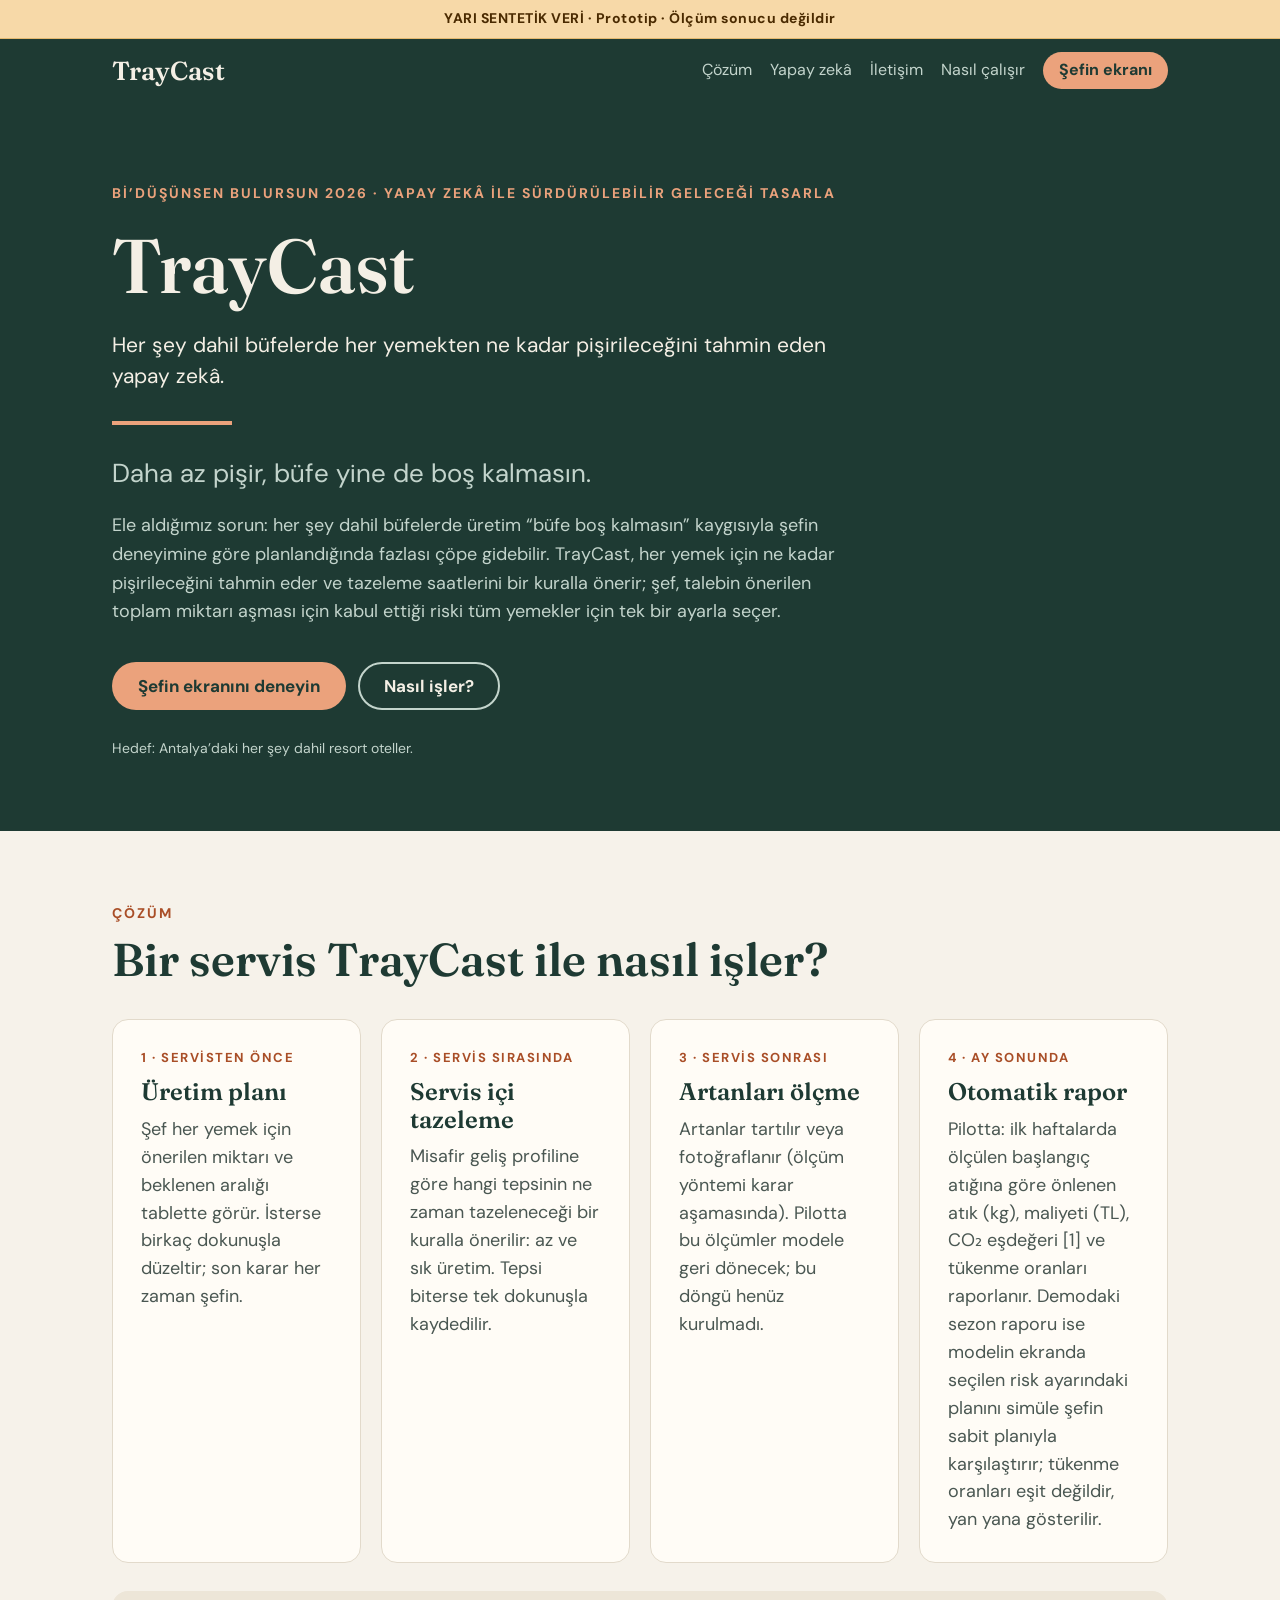
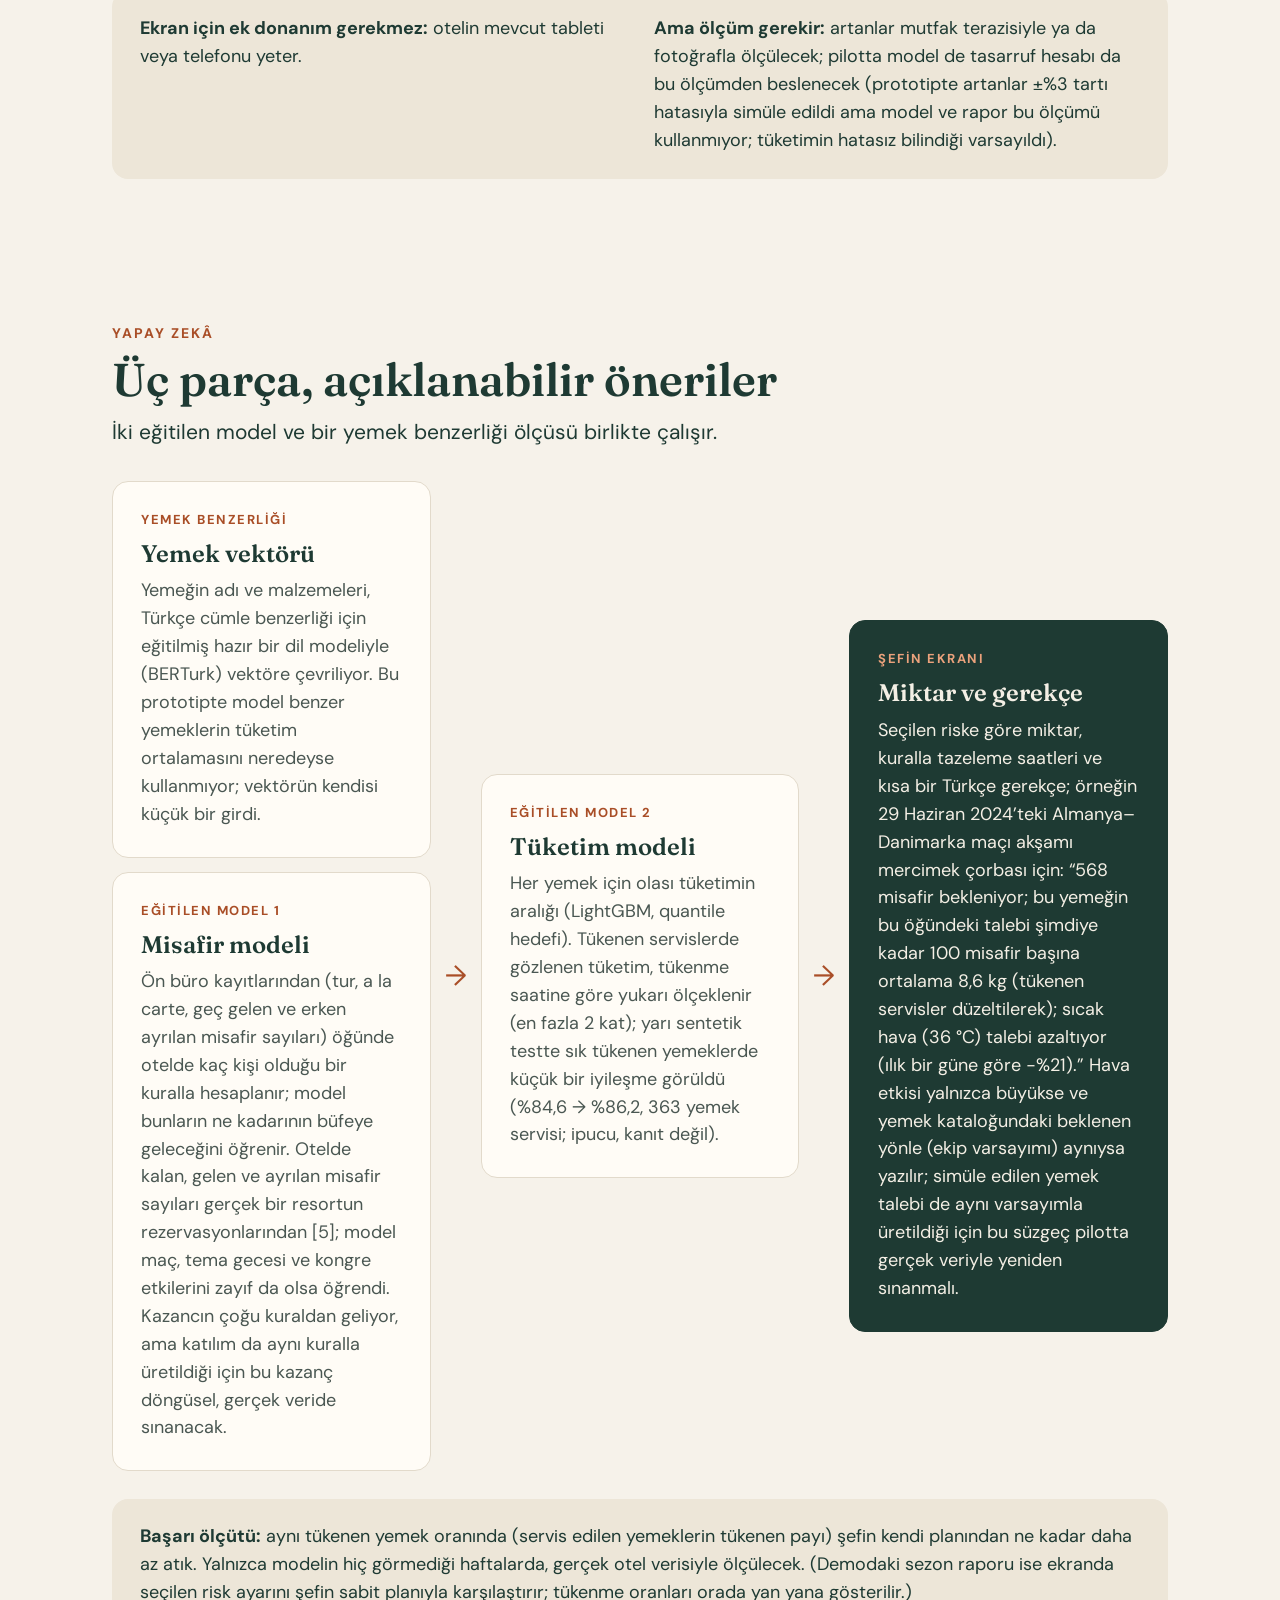
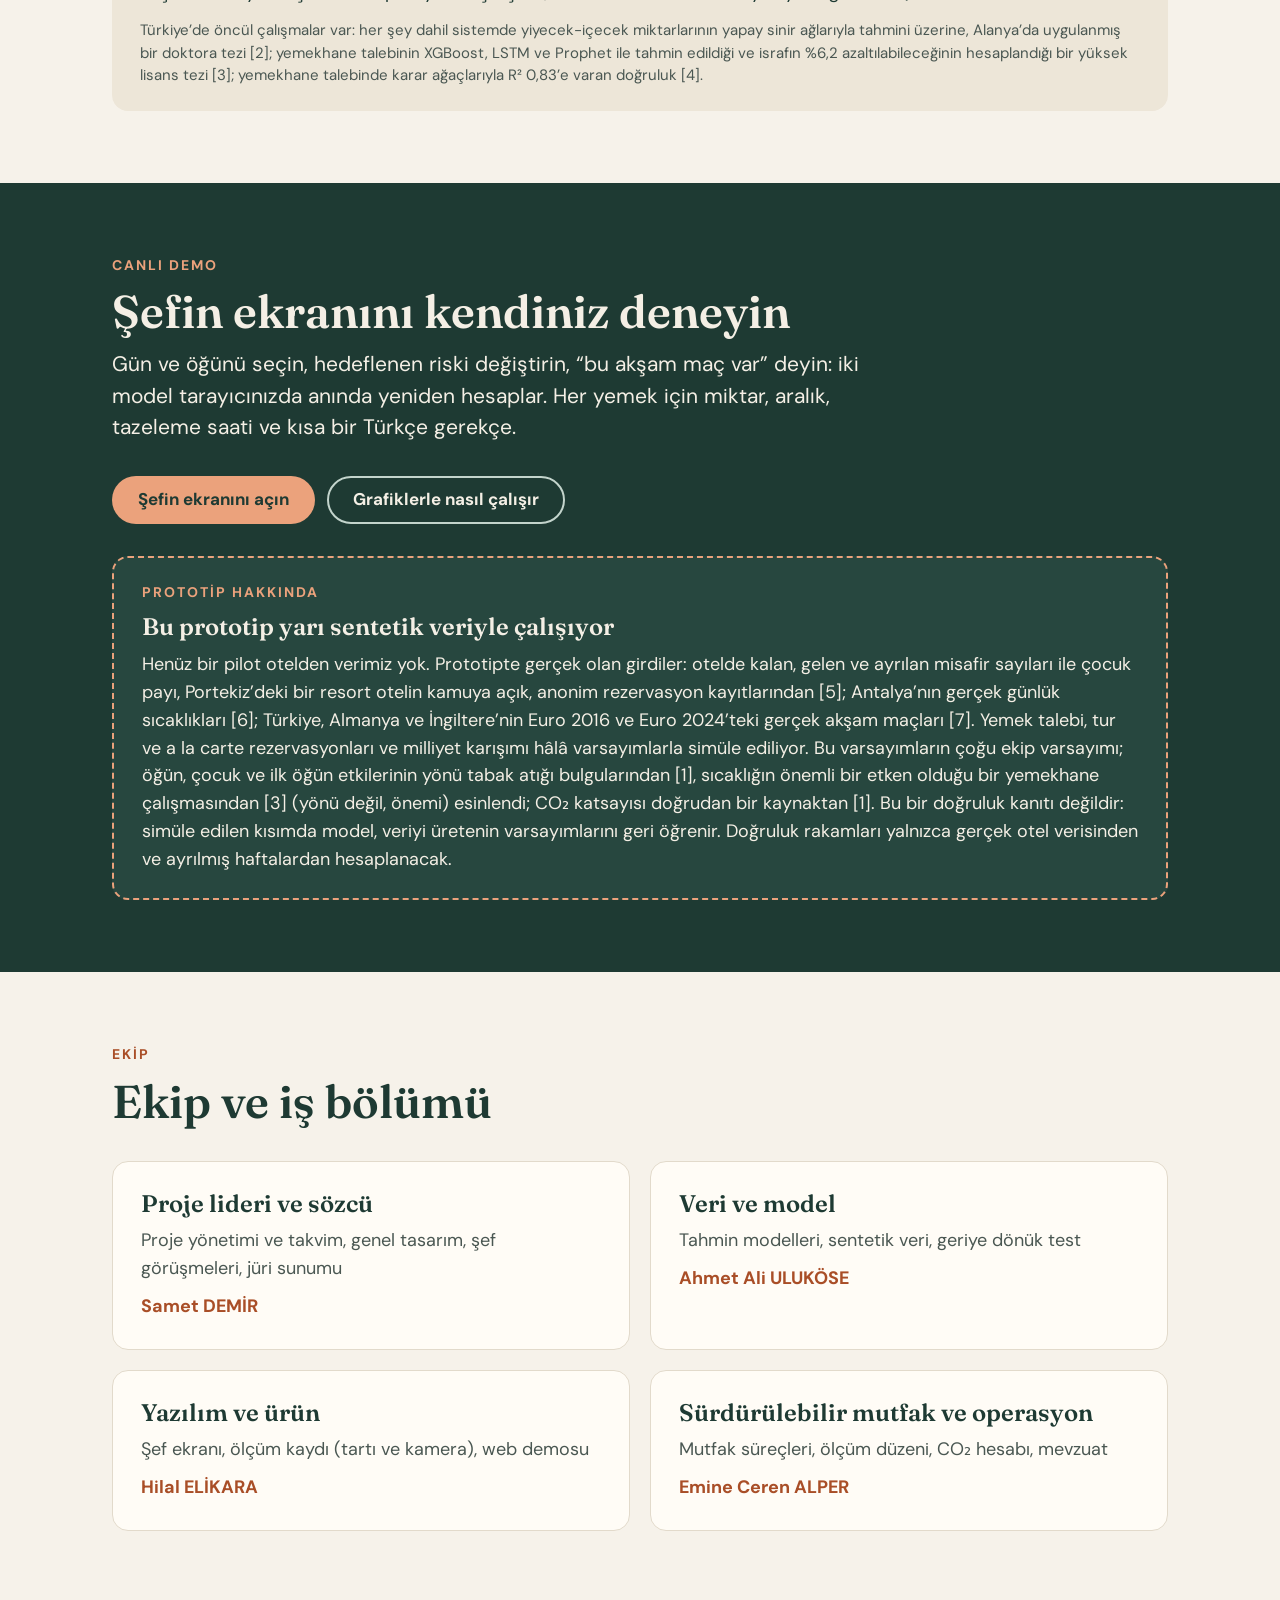
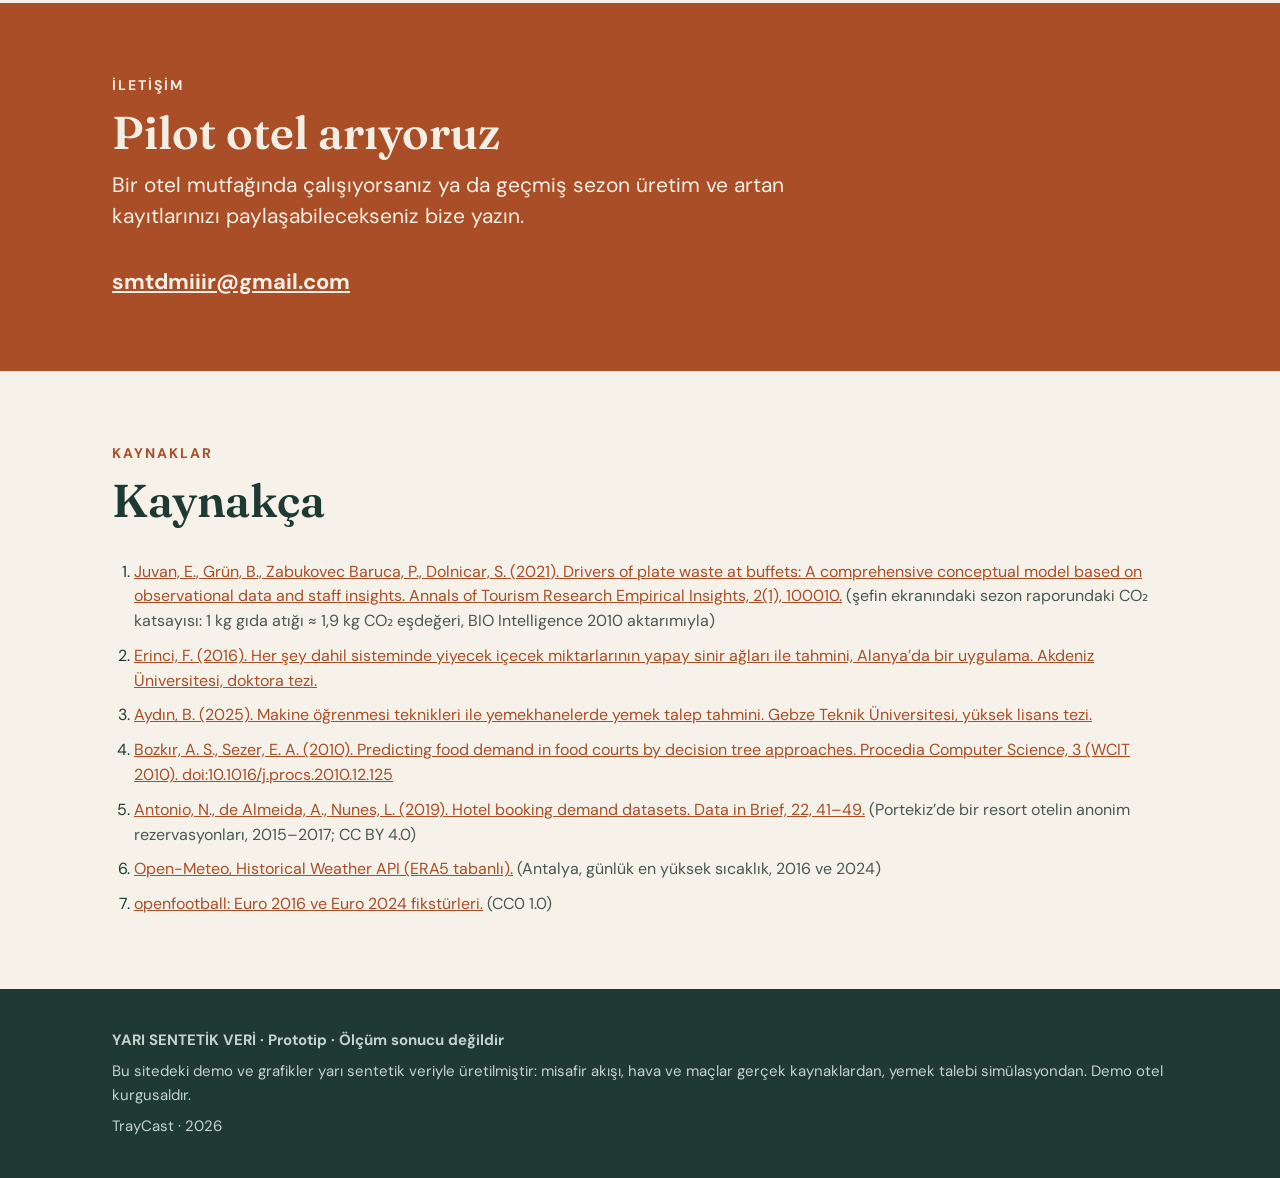
<file: web/index.html>
<!doctype html>
<html lang="tr">
<head>
<meta charset="utf-8">
<meta name="viewport" content="width=device-width, initial-scale=1">
<title>TrayCast</title>
<meta name="description" content="Her şey dahil büfelerde her yemekten ne kadar pişirileceğini tahmin eden yapay zekâ. Prototip; yarı sentetik veri.">
<link rel="preconnect" href="https://fonts.googleapis.com">
<link rel="preconnect" href="https://fonts.gstatic.com" crossorigin>
<link rel="stylesheet" href="https://fonts.googleapis.com/css2?family=DM+Sans:wght@400;500;700&family=Fraunces:wght@500;600&display=swap">
<link rel="stylesheet" href="css/style.css">
<link rel="icon" href="data:image/svg+xml,%3Csvg xmlns='http://www.w3.org/2000/svg' viewBox='0 0 32 32'%3E%3Crect width='32' height='32' rx='8' fill='%231e3a33'/%3E%3Cpath d='M7 20h18M9 20a7 7 0 0 1 14 0' stroke='%23eba27c' stroke-width='2.5' fill='none' stroke-linecap='round'/%3E%3C/svg%3E">
</head>
<body data-page-title="Büfe üretim tahmini">

<div class="synthetic-banner" role="note">YARI SENTETİK VERİ · Prototip · Ölçüm sonucu değildir</div>

<header class="site-header">
  <div class="wrap">
    <a class="brand" href="./" data-product-name>TrayCast</a>
    <nav class="nav" aria-label="Bölümler">
      <a href="#cozum">Çözüm</a>
      <a href="#yapay-zeka">Yapay zekâ</a>
      <a href="#iletisim">İletişim</a>
      <a href="nasil.html">Nasıl çalışır</a>
      <a href="demo.html" class="nav-cta">Şefin ekranı</a>
    </nav>
  </div>
</header>

<main>

<section class="dark hero">
  <div class="wrap">
    <p class="eyebrow">Bİ’DÜŞÜNSEN BULURSUN 2026 · YAPAY ZEKÂ İLE SÜRDÜRÜLEBİLİR GELECEĞİ TASARLA</p>
    <h1 data-product-name>TrayCast</h1>
    <p class="lead">Her şey dahil büfelerde her yemekten ne kadar pişirileceğini tahmin eden yapay zekâ.</p>
    <hr>
    <p class="tagline">Daha az pişir, büfe yine de boş kalmasın.</p>
    <p class="hero-problem">Ele aldığımız sorun: her şey dahil büfelerde üretim “büfe boş kalmasın” kaygısıyla şefin deneyimine göre planlandığında fazlası çöpe gidebilir. <span data-product-name>TrayCast</span>, her yemek için ne kadar pişirileceğini tahmin eder ve tazeleme saatlerini bir kuralla önerir; şef, talebin önerilen toplam miktarı aşması için kabul ettiği riski tüm yemekler için tek bir ayarla seçer.</p>
    <div class="hero-actions">
      <a class="btn btn-primary" href="demo.html">Şefin ekranını deneyin</a>
      <a class="btn btn-ghost" href="#cozum">Nasıl işler?</a>
    </div>
    <p class="note" style="margin-top:28px">Hedef: Antalya’daki her şey dahil resort oteller.</p>
  </div>
</section>

<section id="cozum">
  <div class="wrap">
    <div class="section-head">
      <p class="eyebrow">ÇÖZÜM</p>
      <h2>Bir servis <span data-product-name>TrayCast</span> ile nasıl işler?</h2>
    </div>
    <div class="grid grid-4">
      <div class="card">
        <p class="step">1 · SERVİSTEN ÖNCE</p>
        <h3>Üretim planı</h3>
        <p class="muted">Şef her yemek için önerilen miktarı ve beklenen aralığı tablette görür. İsterse birkaç dokunuşla düzeltir; son karar her zaman şefin.</p>
      </div>
      <div class="card">
        <p class="step">2 · SERVİS SIRASINDA</p>
        <h3>Servis içi tazeleme</h3>
        <p class="muted">Misafir geliş profiline göre hangi tepsinin ne zaman tazeleneceği bir kuralla önerilir: az ve sık üretim. Tepsi biterse tek dokunuşla kaydedilir.</p>
      </div>
      <div class="card">
        <p class="step">3 · SERVİS SONRASI</p>
        <h3>Artanları ölçme</h3>
        <p class="muted">Artanlar tartılır veya fotoğraflanır (ölçüm yöntemi karar aşamasında). Pilotta bu ölçümler modele geri dönecek; bu döngü henüz kurulmadı.</p>
      </div>
      <div class="card">
        <p class="step">4 · AY SONUNDA</p>
        <h3>Otomatik rapor</h3>
        <p class="muted">Pilotta: ilk haftalarda ölçülen başlangıç atığına göre önlenen atık (kg), maliyeti (TL), CO₂ eşdeğeri [1] ve tükenme oranları raporlanır. Demodaki sezon raporu ise modelin ekranda seçilen risk ayarındaki planını simüle şefin sabit planıyla karşılaştırır; tükenme oranları eşit değildir, yan yana gösterilir.</p>
      </div>
    </div>
    <div class="callout two">
      <p><b>Ekran için ek donanım gerekmez:</b> otelin mevcut tableti veya telefonu yeter.</p>
      <p><b>Ama ölçüm gerekir:</b> artanlar mutfak terazisiyle ya da fotoğrafla ölçülecek; pilotta model de tasarruf hesabı da bu ölçümden beslenecek (prototipte artanlar ±%3 tartı hatasıyla simüle edildi ama model ve rapor bu ölçümü kullanmıyor; tüketimin hatasız bilindiği varsayıldı).</p>
    </div>
  </div>
</section>

<section id="yapay-zeka">
  <div class="wrap">
    <div class="section-head">
      <p class="eyebrow">YAPAY ZEKÂ</p>
      <h2>Üç parça, açıklanabilir öneriler</h2>
      <p class="lead">İki eğitilen model ve bir yemek benzerliği ölçüsü birlikte çalışır.</p>
    </div>
    <div class="flow">
      <div class="flow-inputs">
        <div class="card">
          <p class="step">YEMEK BENZERLİĞİ</p>
          <h3>Yemek vektörü</h3>
          <p class="muted">Yemeğin adı ve malzemeleri, Türkçe cümle benzerliği için eğitilmiş hazır bir dil modeliyle (BERTurk) vektöre çevriliyor. Bu prototipte model benzer yemeklerin tüketim ortalamasını neredeyse kullanmıyor; vektörün kendisi küçük bir girdi.</p>
        </div>
        <div class="card">
          <p class="step">EĞİTİLEN MODEL 1</p>
          <h3>Misafir modeli</h3>
          <p class="muted">Ön büro kayıtlarından (tur, a la carte, geç gelen ve erken ayrılan misafir sayıları) öğünde otelde kaç kişi olduğu bir kuralla hesaplanır; model bunların ne kadarının büfeye geleceğini öğrenir. Otelde kalan, gelen ve ayrılan misafir sayıları gerçek bir resortun rezervasyonlarından [5]; model maç, tema gecesi ve kongre etkilerini zayıf da olsa öğrendi. Kazancın çoğu kuraldan geliyor, ama katılım da aynı kuralla üretildiği için bu kazanç döngüsel, gerçek veride sınanacak.</p>
        </div>
      </div>
      <div class="arrow" aria-hidden="true">→</div>
      <div class="card">
        <p class="step">EĞİTİLEN MODEL 2</p>
        <h3>Tüketim modeli</h3>
        <p class="muted">Her yemek için olası tüketimin aralığı (LightGBM, quantile hedefi). Tükenen servislerde gözlenen tüketim, tükenme saatine göre yukarı ölçeklenir (en fazla 2 kat); yarı sentetik testte sık tükenen yemeklerde küçük bir iyileşme görüldü (%84,6 → %86,2, 363 yemek servisi; ipucu, kanıt değil).</p>
      </div>
      <div class="arrow" aria-hidden="true">→</div>
      <div class="card output">
        <p class="step">ŞEFİN EKRANI</p>
        <h3>Miktar ve gerekçe</h3>
        <p>Seçilen riske göre miktar, kuralla tazeleme saatleri ve kısa bir Türkçe gerekçe; örneğin 29 Haziran 2024’teki Almanya–Danimarka maçı akşamı mercimek çorbası için: “568 misafir bekleniyor; bu yemeğin bu öğündeki talebi şimdiye kadar 100 misafir başına ortalama 8,6 kg (tükenen servisler düzeltilerek); sıcak hava (36 °C) talebi azaltıyor (ılık bir güne göre −%21).” Hava etkisi yalnızca büyükse ve yemek kataloğundaki beklenen yönle (ekip varsayımı) aynıysa yazılır; simüle edilen yemek talebi de aynı varsayımla üretildiği için bu süzgeç pilotta gerçek veriyle yeniden sınanmalı.</p>
      </div>
    </div>
    <div class="callout">
      <p><b>Başarı ölçütü:</b> aynı tükenen yemek oranında (servis edilen yemeklerin tükenen payı) şefin kendi planından ne kadar daha az atık. Yalnızca modelin hiç görmediği haftalarda, gerçek otel verisiyle ölçülecek. (Demodaki sezon raporu ise ekranda seçilen risk ayarını şefin sabit planıyla karşılaştırır; tükenme oranları orada yan yana gösterilir.)</p>
      <p class="small muted">Türkiye’de öncül çalışmalar var: her şey dahil sistemde yiyecek-içecek miktarlarının yapay sinir ağlarıyla tahmini üzerine, Alanya’da uygulanmış bir doktora tezi [2]; yemekhane talebinin XGBoost, LSTM ve Prophet ile tahmin edildiği ve israfın %6,2 azaltılabileceğinin hesaplandığı bir yüksek lisans tezi [3]; yemekhane talebinde karar ağaçlarıyla R² 0,83’e varan doğruluk [4].</p>
    </div>
  </div>
</section>

<section class="dark" id="demo">
  <div class="wrap">
    <div class="section-head">
      <p class="eyebrow">CANLI DEMO</p>
      <h2>Şefin ekranını kendiniz deneyin</h2>
      <p class="lead">Gün ve öğünü seçin, hedeflenen riski değiştirin, “bu akşam maç var” deyin: iki model tarayıcınızda anında yeniden hesaplar. Her yemek için miktar, aralık, tazeleme saati ve kısa bir Türkçe gerekçe.</p>
    </div>
    <div class="hero-actions" style="margin-top:0">
      <a class="btn btn-primary" href="demo.html">Şefin ekranını açın</a>
      <a class="btn btn-ghost" href="nasil.html">Grafiklerle nasıl çalışır</a>
    </div>
    <div class="prototype-note" style="background:var(--green-2);border-color:var(--clay-light);margin-top:32px">
      <p class="eyebrow">PROTOTİP HAKKINDA</p>
      <h3>Bu prototip yarı sentetik veriyle çalışıyor</h3>
      <p>Henüz bir pilot otelden verimiz yok. Prototipte gerçek olan girdiler: otelde kalan, gelen ve ayrılan misafir sayıları ile çocuk payı, Portekiz’deki bir resort otelin kamuya açık, anonim rezervasyon kayıtlarından [5]; Antalya’nın gerçek günlük sıcaklıkları [6]; Türkiye, Almanya ve İngiltere’nin Euro 2016 ve Euro 2024’teki gerçek akşam maçları [7]. Yemek talebi, tur ve a la carte rezervasyonları ve milliyet karışımı hâlâ varsayımlarla simüle ediliyor. Bu varsayımların çoğu ekip varsayımı; öğün, çocuk ve ilk öğün etkilerinin yönü tabak atığı bulgularından [1], sıcaklığın önemli bir etken olduğu bir yemekhane çalışmasından [3] (yönü değil, önemi) esinlendi; CO₂ katsayısı doğrudan bir kaynaktan [1]. Bu bir doğruluk kanıtı değildir: simüle edilen kısımda model, veriyi üretenin varsayımlarını geri öğrenir. Doğruluk rakamları yalnızca gerçek otel verisinden ve ayrılmış haftalardan hesaplanacak.</p>
    </div>
  </div>
</section>

<section id="ekip">
  <div class="wrap">
    <div class="section-head">
      <p class="eyebrow">EKİP</p>
      <h2>Ekip ve iş bölümü</h2>
    </div>
    <div class="grid grid-2 team-grid">
      <div class="card team-card"><h3>Proje lideri ve sözcü</h3><p class="muted">Proje yönetimi ve takvim, genel tasarım, şef görüşmeleri, jüri sunumu</p><p class="name">Samet DEMİR</p></div>
      <div class="card team-card"><h3>Veri ve model</h3><p class="muted">Tahmin modelleri, sentetik veri, geriye dönük test</p><p class="name">Ahmet Ali ULUKÖSE</p></div>
      <div class="card team-card"><h3>Yazılım ve ürün</h3><p class="muted">Şef ekranı, ölçüm kaydı (tartı ve kamera), web demosu</p><p class="name">Hilal ELİKARA</p></div>
      <div class="card team-card"><h3>Sürdürülebilir mutfak ve operasyon</h3><p class="muted">Mutfak süreçleri, ölçüm düzeni, CO₂ hesabı, mevzuat</p><p class="name">Emine Ceren ALPER</p></div>
    </div>
  </div>
</section>

<section id="iletisim" class="accent">
  <div class="wrap">
    <div class="section-head">
      <p class="eyebrow">İLETİŞİM</p>
      <h2>Pilot otel arıyoruz</h2>
      <p class="lead">Bir otel mutfağında çalışıyorsanız ya da geçmiş sezon üretim ve artan kayıtlarınızı paylaşabilecekseniz bize yazın.</p>
    </div>
    <p style="font-size:22px"><a href="mailto:smtdmiiir@gmail.com" style="color:var(--on-dark);font-weight:700">smtdmiiir@gmail.com</a></p>
  </div>
</section>

<section class="sources" id="kaynaklar">
  <div class="wrap">
    <div class="section-head">
      <p class="eyebrow">KAYNAKLAR</p>
      <h2>Kaynakça</h2>
    </div>
    <ol>
      <li><a href="https://doi.org/10.1016/j.annale.2021.100010" rel="noopener">Juvan, E., Grün, B., Zabukovec Baruca, P., Dolnicar, S. (2021). Drivers of plate waste at buffets: A comprehensive conceptual model based on observational data and staff insights. Annals of Tourism Research Empirical Insights, 2(1), 100010.</a> <span>(şefin ekranındaki sezon raporundaki CO₂ katsayısı: 1 kg gıda atığı ≈ 1,9 kg CO₂ eşdeğeri, BIO Intelligence 2010 aktarımıyla)</span></li>
      <li><a href="https://tezara.org/theses/440587" rel="noopener">Erinci, F. (2016). Her şey dahil sisteminde yiyecek içecek miktarlarının yapay sinir ağları ile tahmini, Alanya’da bir uygulama. Akdeniz Üniversitesi, doktora tezi.</a></li>
      <li><a href="https://acikerisim.gtu.edu.tr/items/d86c9a0d-a072-4d2b-a5bc-b77e4fa4b4d6" rel="noopener">Aydın, B. (2025). Makine öğrenmesi teknikleri ile yemekhanelerde yemek talep tahmini. Gebze Teknik Üniversitesi, yüksek lisans tezi.</a></li>
      <li><a href="https://avesis.hacettepe.edu.tr/yayin/8283dca0-f836-43f7-88a0-25f7ea7bcdd1/predicting-food-demand-in-food-courts-by-decision-tree-approaches" rel="noopener">Bozkır, A. S., Sezer, E. A. (2010). Predicting food demand in food courts by decision tree approaches. Procedia Computer Science, 3 (WCIT 2010). doi:10.1016/j.procs.2010.12.125</a></li>
      <li><a href="https://doi.org/10.1016/j.dib.2018.11.126" rel="noopener">Antonio, N., de Almeida, A., Nunes, L. (2019). Hotel booking demand datasets. Data in Brief, 22, 41–49.</a> <span>(Portekiz’de bir resort otelin anonim rezervasyonları, 2015–2017; CC BY 4.0)</span></li>
      <li><a href="https://open-meteo.com/en/docs/historical-weather-api" rel="noopener">Open-Meteo, Historical Weather API (ERA5 tabanlı).</a> <span>(Antalya, günlük en yüksek sıcaklık, 2016 ve 2024)</span></li>
      <li><a href="https://github.com/openfootball/euro" rel="noopener">openfootball: Euro 2016 ve Euro 2024 fikstürleri.</a> <span>(CC0 1.0)</span></li>
    </ol>
  </div>
</section>

</main>

<footer class="site-footer">
  <div class="wrap">
    <p><b>YARI SENTETİK VERİ · Prototip · Ölçüm sonucu değildir</b></p>
    <p>Bu sitedeki demo ve grafikler yarı sentetik veriyle üretilmiştir: misafir akışı, hava ve maçlar gerçek kaynaklardan, yemek talebi simülasyondan. Demo otel kurgusaldır.</p>
    <p><span data-product-name>TrayCast</span> · 2026</p>
  </div>
</footer>

<script src="js/site-config.js"></script>
<script src="js/site.js"></script>
</body>
</html>
</file>
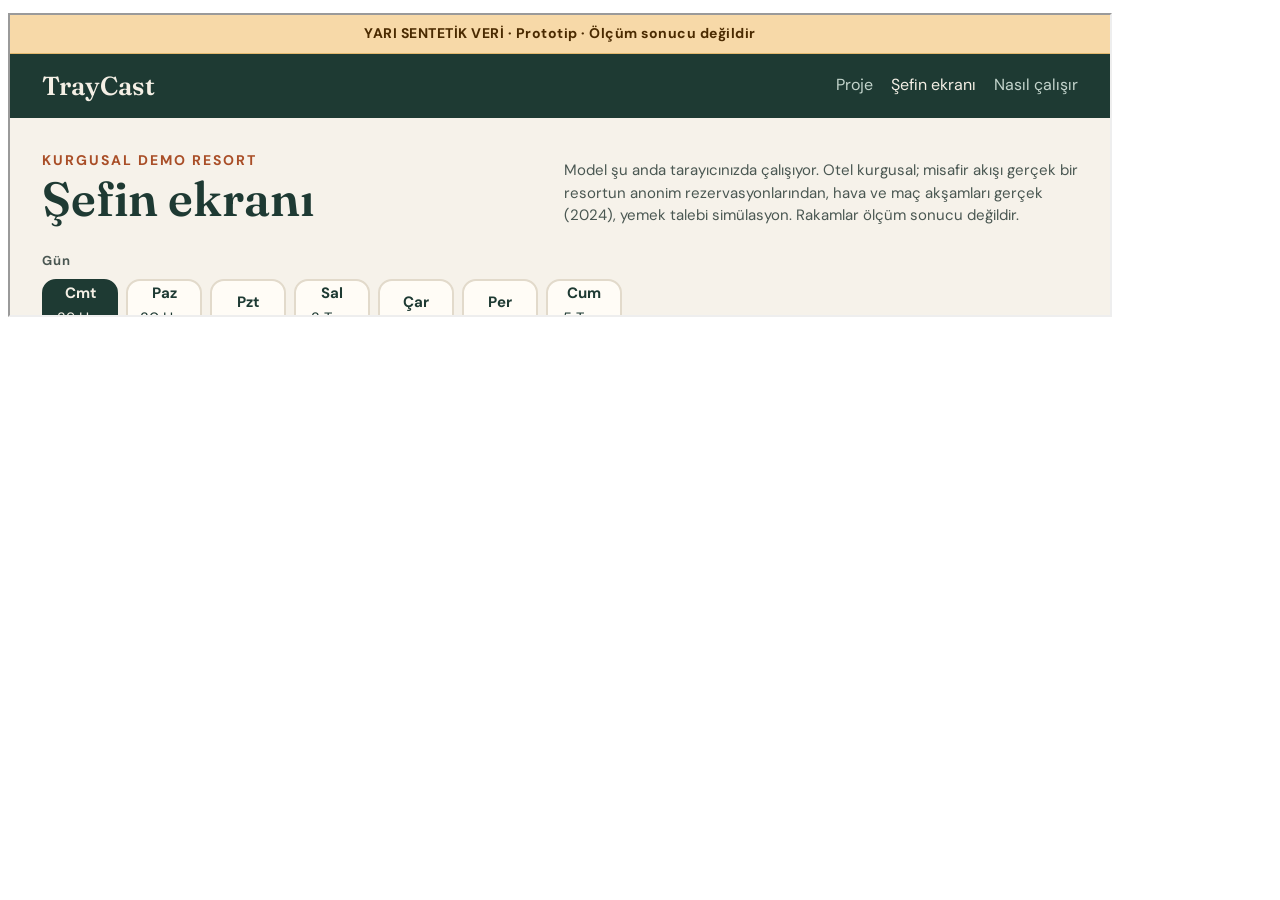
<file: web/_toggle-test.html>
<!doctype html><body><pre id="out" style="font:13px monospace;white-space:pre-wrap"></pre>
<iframe id="f" src="demo.html" style="width:1100px;height:300px"></iframe>
<script>
const out = document.getElementById('out');
const log = (s) => out.textContent += s + "\n";
const wait = (ms) => new Promise((r) => setTimeout(r, ms));
document.getElementById('f').onload = async () => {
  await wait(2500);
  const w = document.getElementById('f').contentWindow, d = w.document;
  const errs = [];
  w.addEventListener('error', (e) => errs.push(e.message));
  const q = (s) => d.querySelector(s);
  const all = (s) => [...d.querySelectorAll(s)];
  const guest = () => `guests=${q('#guest-number').textContent} | ${all('#guest-breakdown li').map(l=>l.textContent).join(' ; ')} | ${q('#guest-drivers').textContent}`;
  log('DINNER match day: ' + guest());
  all('.dish').slice(0, 4).forEach((c) => log('  ' + c.querySelector('.dish-name').textContent + ' | ' + c.querySelector('.dish-reason').textContent));
  log('  temp reasons on page: ' + all('.dish-reason').filter(r => r.textContent.includes('hava')).map(r => r.closest('.dish').querySelector('.dish-name').textContent + ': ' + r.textContent.split('; ').pop()).join(' || '));
  log('  YENİ badges: ' + all('.badge').length);
  q('#match').click(); log('match off: ' + guest());
  q('#themed').click(); log('themed on: ' + guest());
  d.querySelectorAll('#meal-seg .seg')[1].click();
  log('LUNCH: ' + guest());
  log('  new-dish cards: ' + all('.dish').filter(c => c.querySelector('.badge')).map(c => c.querySelector('.dish-name').textContent + ' | ' + c.querySelector('.dish-reason').textContent).join(' || '));
  q('#tab-report').click();
  log('REPORT: ' + q('#report').textContent.slice(0, 900));
  const risk = q('#risk');
  log('  slider at start: ' + q('#risk-val').textContent + ' | ' + q('#risk-effect').textContent + ' | marker: ' + q('#chef-marker').textContent + ' left=' + q('#chef-marker').style.left);
  [5, 13, 20, 27, 30].forEach(v => { risk.value = String(v); risk.dispatchEvent(new w.Event('input'));
    log('  risk ' + v + ': ' + q('#risk-val').textContent + ' | ' + q('#risk-effect').textContent + ' || tiles: ' + all('.report-tile .report-value').map(t => t.textContent).join(' / ') + ' || ' + q('.report-tradeoff').textContent + ' || months: ' + all('.month-table tbody tr').length); });
  q('#tab-live').click();
  const clk = q('#clock'); clk.value = '0'; clk.dispatchEvent(new w.Event('input')); log('LIVE t0: ' + q('#clock-val').textContent);
  clk.value = '3'; clk.dispatchEvent(new w.Event('input')); log('LIVE t3: ' + q('#clock-val').textContent);
  const occ = q('#occ'); occ.value = '25'; occ.dispatchEvent(new w.Event('input')); log('occ +25: ' + guest());
  log('child slider min/max/value: ' + q('#child').min + '/' + q('#child').max + '/' + q('#child').value);
  log('ERRORS: ' + (errs.join(' ; ') || 'none'));
};
</script></body>
</file>
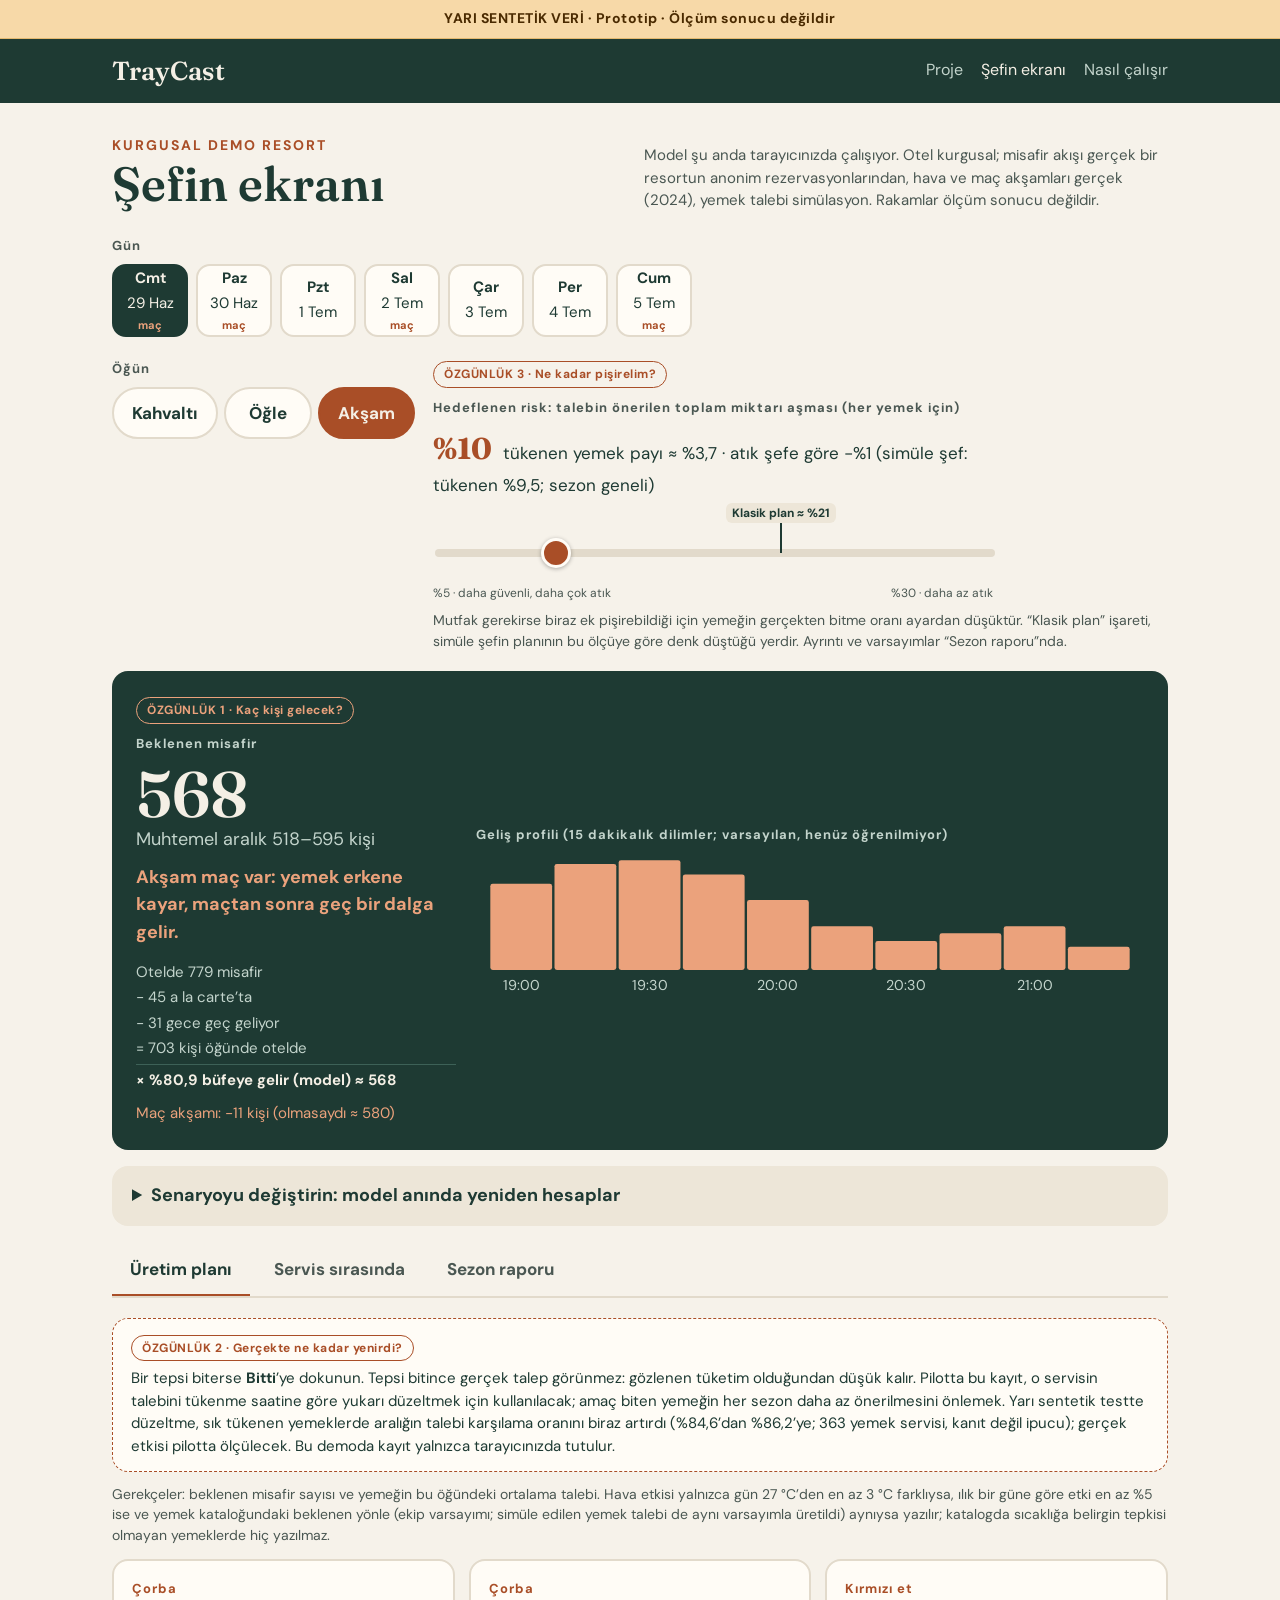
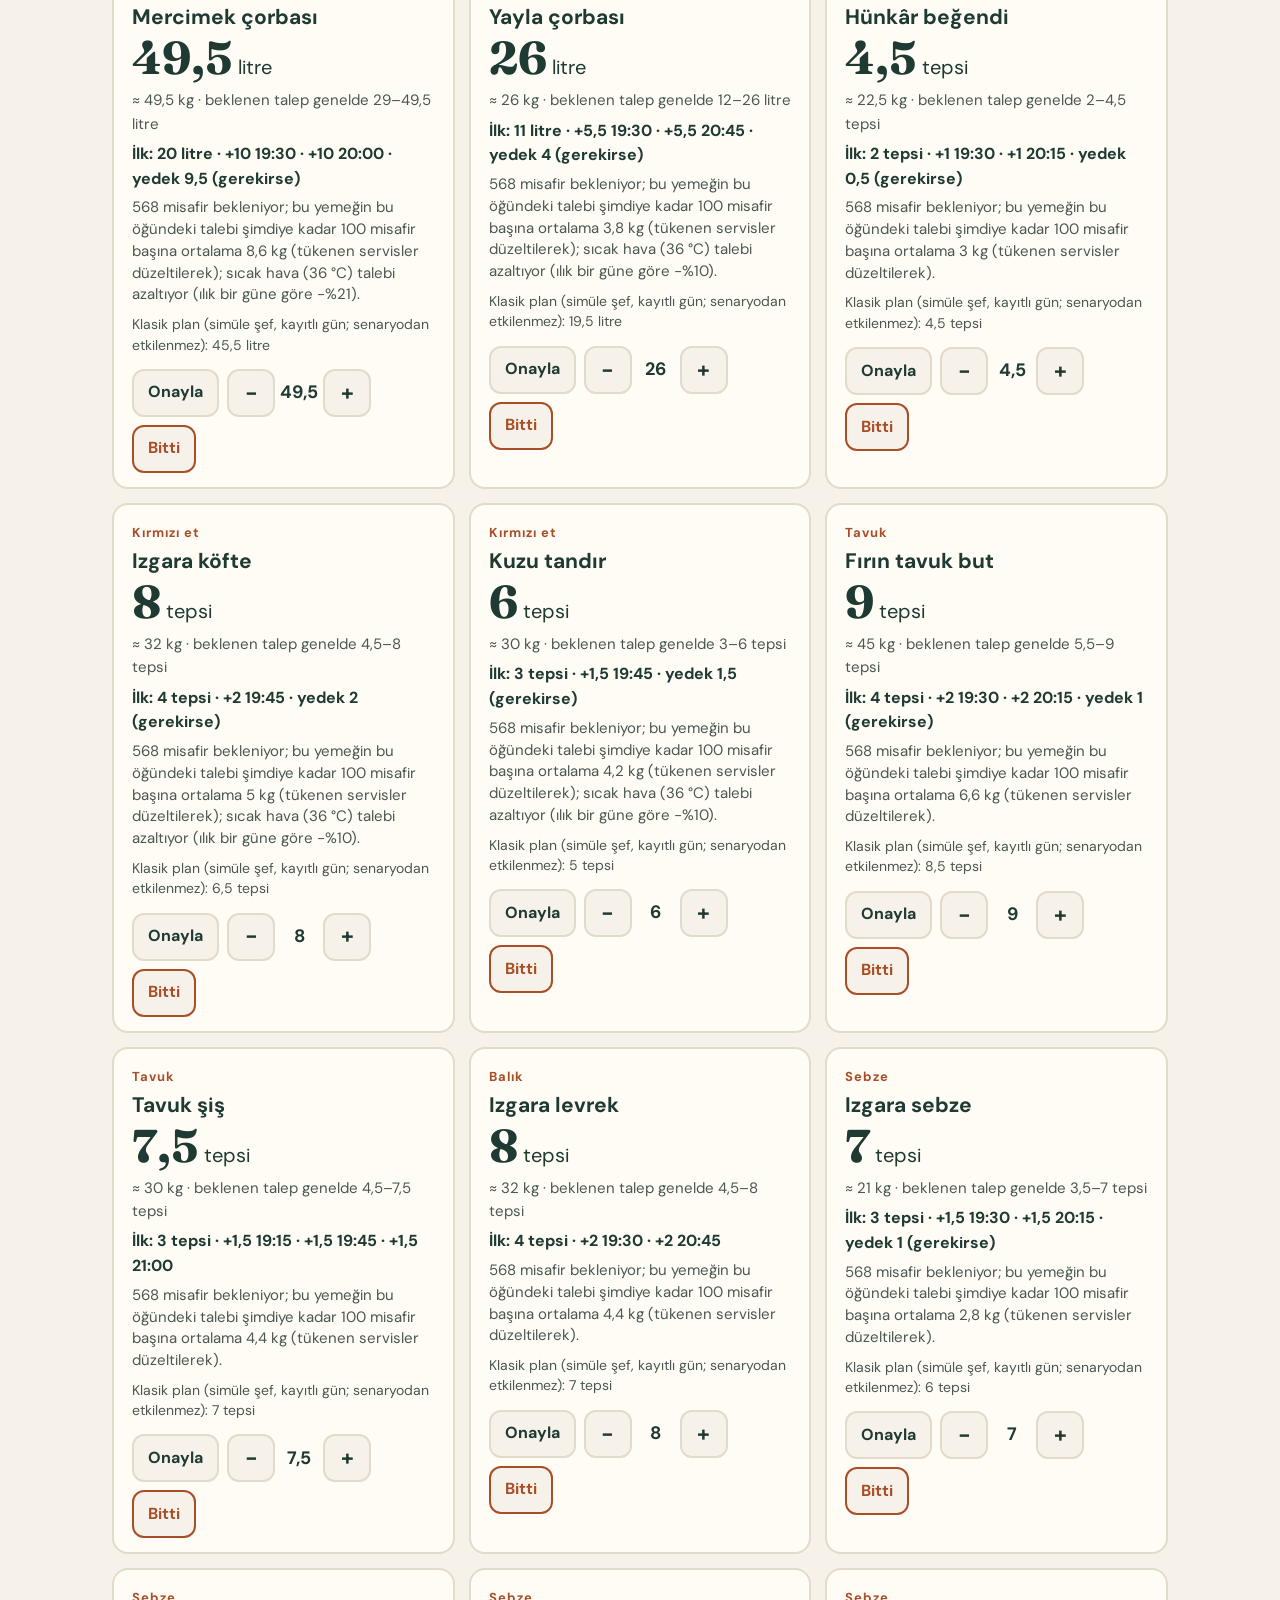
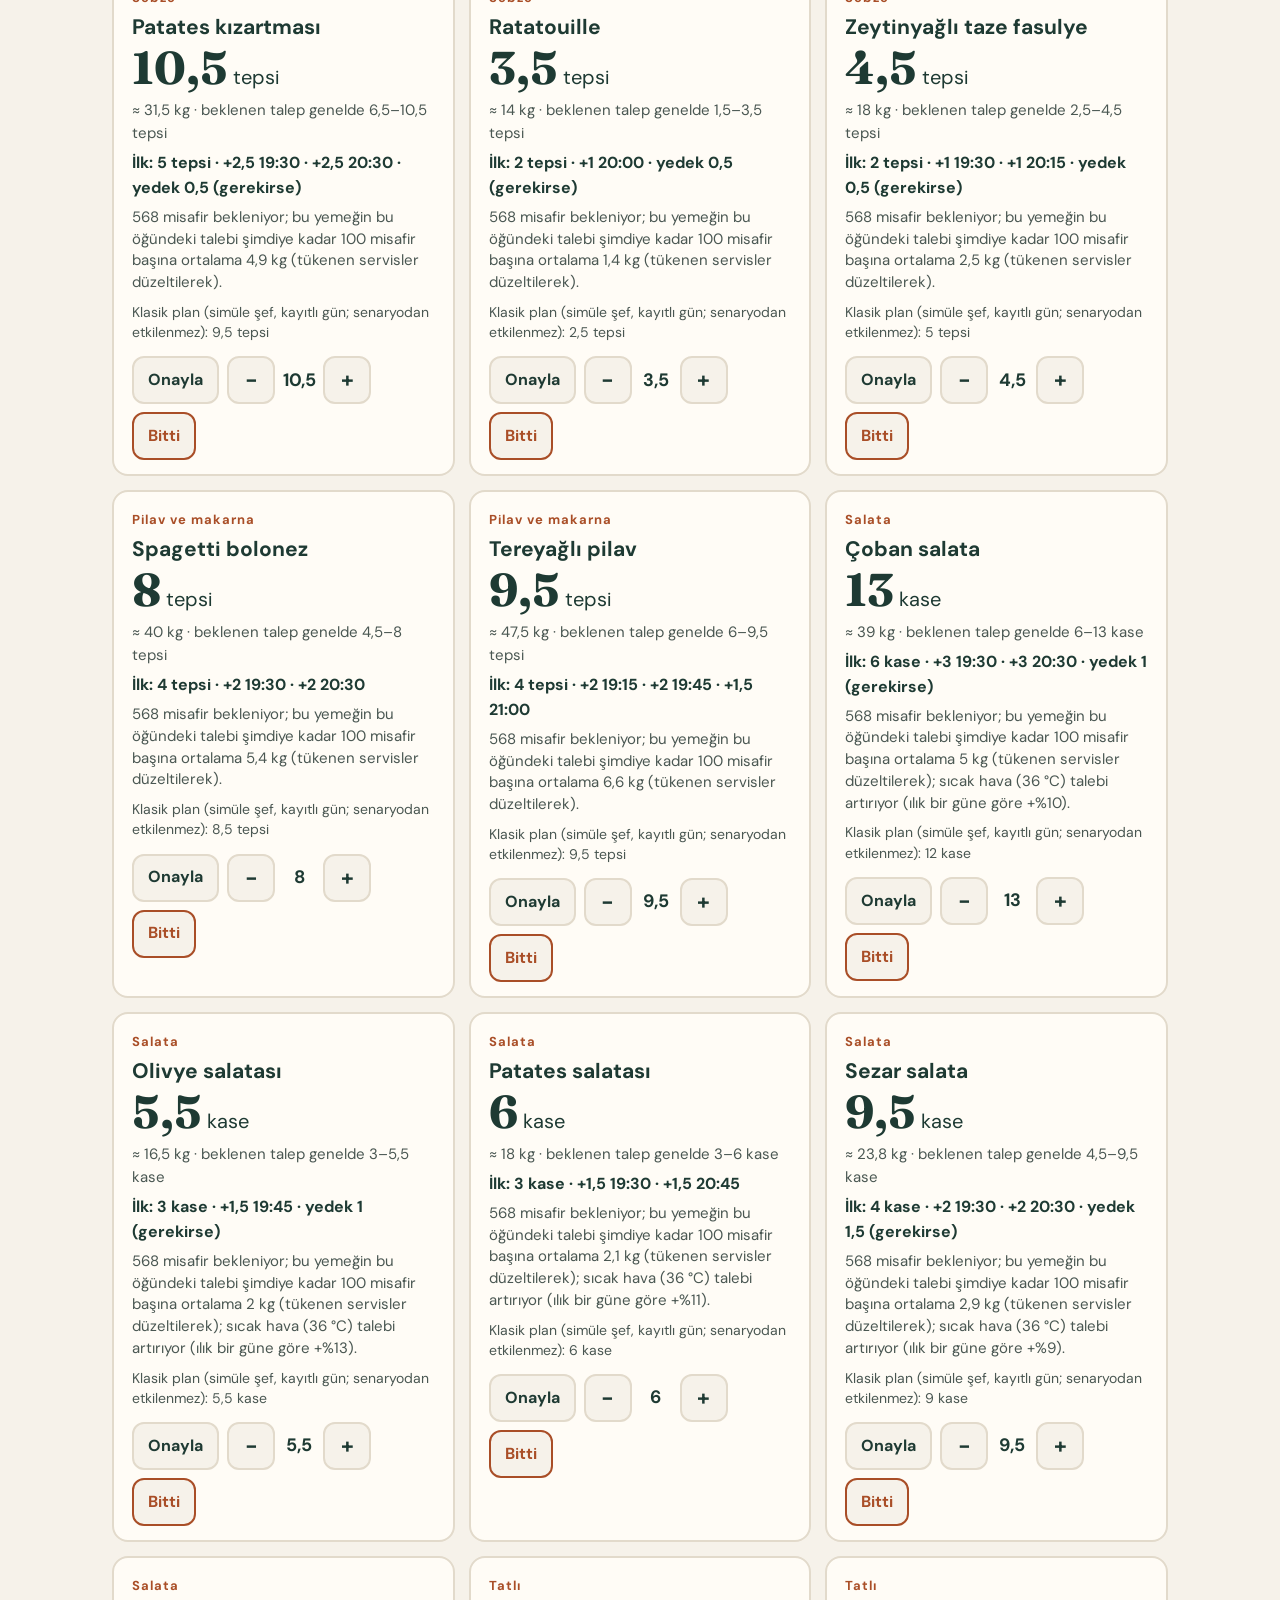
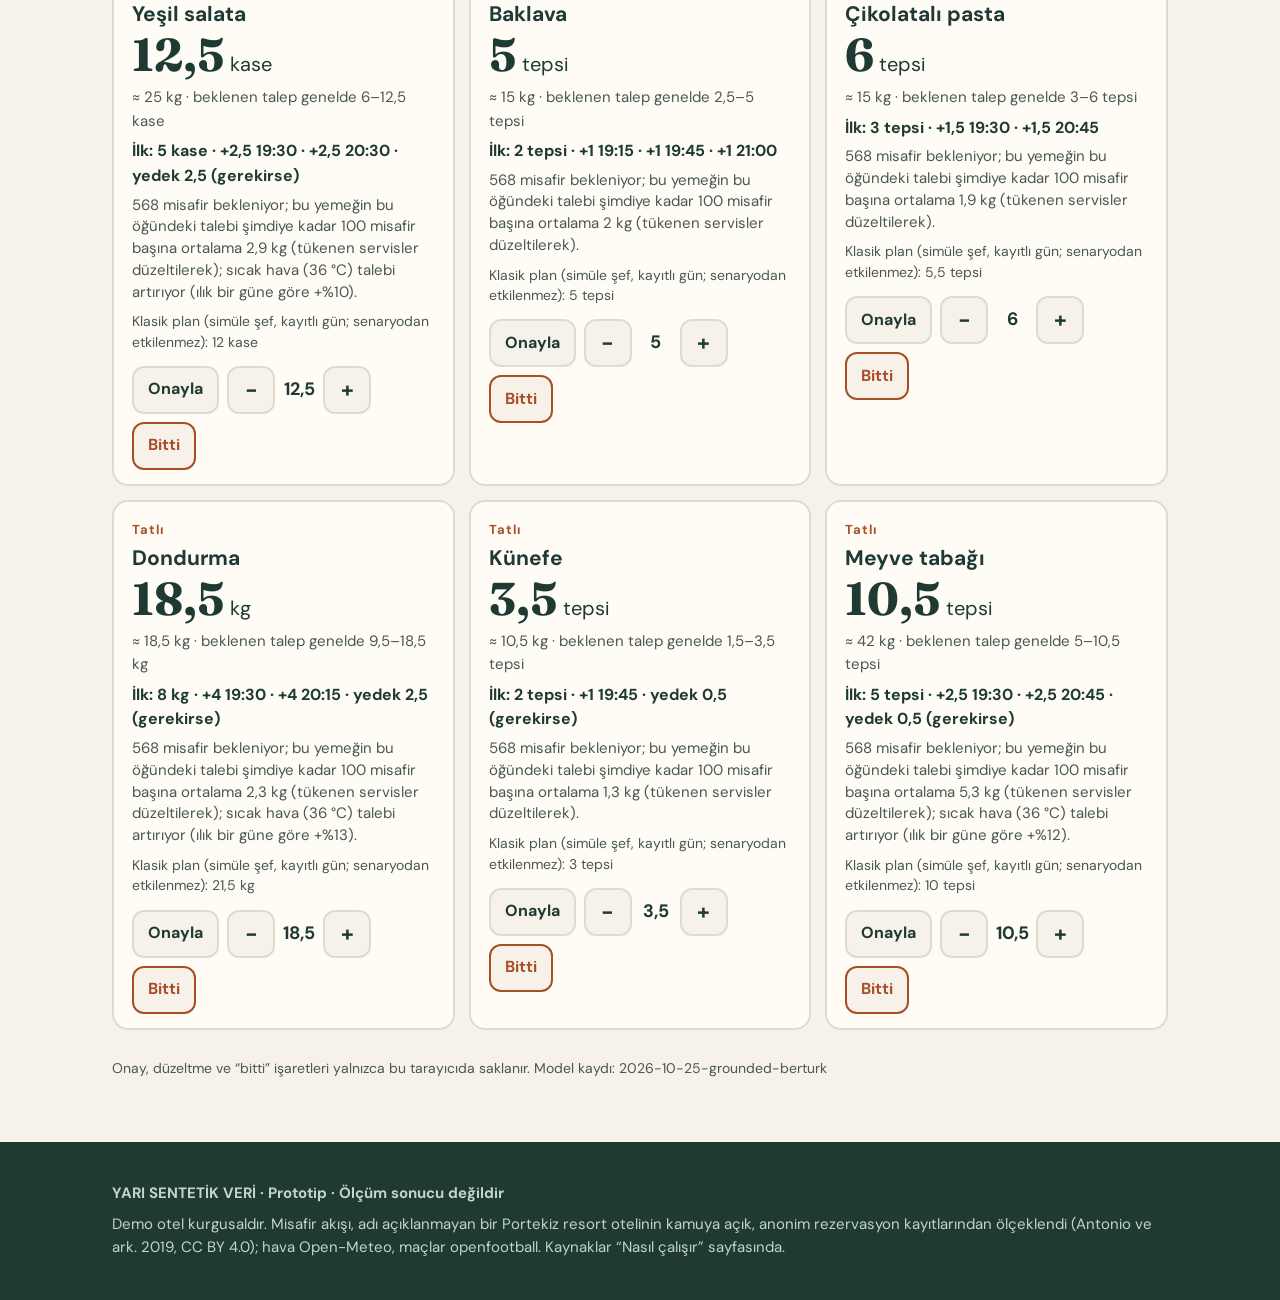
<file: web/demo.html>
<!doctype html>
<html lang="tr">
<head>
<meta charset="utf-8">
<meta name="viewport" content="width=device-width, initial-scale=1">
<title>TrayCast · Şefin ekranı</title>
<meta name="description" content="Şefin ekranı: yarı sentetik veriyle eğitilmiş model tarayıcınızda çalışır.">
<link rel="preconnect" href="https://fonts.googleapis.com">
<link rel="preconnect" href="https://fonts.gstatic.com" crossorigin>
<link rel="stylesheet" href="https://fonts.googleapis.com/css2?family=DM+Sans:wght@400;500;700&family=Fraunces:wght@500;600&display=swap">
<link rel="stylesheet" href="css/style.css">
<link rel="stylesheet" href="css/demo.css">
<link rel="icon" href="data:image/svg+xml,%3Csvg xmlns='http://www.w3.org/2000/svg' viewBox='0 0 32 32'%3E%3Crect width='32' height='32' rx='8' fill='%231e3a33'/%3E%3Cpath d='M7 20h18M9 20a7 7 0 0 1 14 0' stroke='%23eba27c' stroke-width='2.5' fill='none' stroke-linecap='round'/%3E%3C/svg%3E">
</head>
<body data-page-title="Şefin ekranı" class="demo-page">

<div class="synthetic-banner" role="note">YARI SENTETİK VERİ · Prototip · Ölçüm sonucu değildir</div>

<header class="site-header">
  <div class="wrap">
    <a class="brand" href="./" data-product-name>TrayCast</a>
    <nav class="nav" aria-label="Sayfalar">
      <a href="./">Proje</a>
      <a href="demo.html" aria-current="page">Şefin ekranı</a>
      <a href="nasil.html">Nasıl çalışır</a>
    </nav>
  </div>
</header>

<main class="demo">
  <div class="wrap">
    <div class="demo-intro">
      <div>
        <p class="eyebrow" id="hotel-name">KURGUSAL DEMO RESORT</p>
        <h1 class="demo-title">Şefin ekranı</h1>
      </div>
      <p class="muted small">Model şu anda tarayıcınızda çalışıyor. Otel kurgusal; misafir akışı gerçek bir resortun anonim rezervasyonlarından, hava ve maç akşamları gerçek (2024), yemek talebi simülasyon. Rakamlar ölçüm sonucu değildir.</p>
    </div>

    <div id="loading" class="loading">Model yükleniyor…</div>
    <div id="load-error" class="loading" hidden>Model yüklenemedi. Sayfayı yenileyin.</div>

    <div id="app" hidden>
      <section class="controls" aria-label="Seçimler">
        <div class="control">
          <p class="control-label">Gün</p>
          <div class="chips" id="day-chips" role="radiogroup" aria-label="Gün"></div>
        </div>
        <div class="control-row">
          <div class="control">
            <p class="control-label">Öğün</p>
            <div class="segmented" id="meal-seg" role="radiogroup" aria-label="Öğün"></div>
          </div>
          <div class="control">
            <p class="ozg-tag">ÖZGÜNLÜK 3 · Ne kadar pişirelim?</p>
            <p class="control-label">Hedeflenen risk: talebin önerilen toplam miktarı aşması (her yemek için)</p>
            <div class="risk-slider">
              <p class="risk-head"><b id="risk-val">%10</b> <span id="risk-effect"></span></p>
              <div class="risk-track">
                <input type="range" id="risk" min="5" max="30" step="1" value="10" aria-label="Hedeflenen risk" aria-describedby="risk-effect">
                <div class="chef-marker" id="chef-marker" aria-hidden="true"><span>Klasik plan</span></div>
              </div>
              <div class="risk-scale" aria-hidden="true"><span>%5 · daha güvenli, daha çok atık</span><span>%30 · daha az atık</span></div>
            </div>
            <p class="note risk-note">Mutfak gerekirse biraz ek pişirebildiği için yemeğin gerçekten bitme oranı ayardan düşüktür. “Klasik plan” işareti, simüle şefin planının bu ölçüye göre denk düştüğü yerdir. Ayrıntı ve varsayımlar “Sezon raporu”nda.</p>
          </div>
        </div>
      </section>

      <section class="guest-panel" aria-live="polite">
        <div class="guest-main">
          <p class="ozg-tag on-dark">ÖZGÜNLÜK 1 · Kaç kişi gelecek?</p>
          <p class="control-label">Beklenen misafir</p>
          <p class="guest-number" id="guest-number">–</p>
          <p class="muted" id="guest-range"></p>
          <p class="event-tag" id="event-tag" hidden></p>
          <ul class="guest-breakdown" id="guest-breakdown" aria-label="Misafir hesabı"></ul>
          <p class="guest-drivers" id="guest-drivers"></p>
        </div>
        <div class="guest-flow">
          <p class="control-label">Geliş profili (15 dakikalık dilimler; varsayılan, henüz öğrenilmiyor)</p>
          <div id="flow-chart" class="flow-chart"></div>
        </div>
      </section>

      <details class="whatif" id="whatif">
        <summary>Senaryoyu değiştirin: model anında yeniden hesaplar</summary>
        <div class="whatif-body">
          <p class="whatif-group">Otel</p>
          <div class="whatif-row">
            <label class="slider">
              <span>Doluluk <b id="occ-val"></b></span>
              <input type="range" id="occ" min="-25" max="25" step="5" value="0">
            </label>
            <label class="slider">
              <span>Hava sıcaklığı <b id="temp-val"></b> <span class="base">(eğitim verisindeki aralıkta tutulur)</span></span>
              <input type="range" id="temp" min="-8" max="8" step="1" value="0">
            </label>
            <label class="slider">
              <span>Misafirler içinde çocuk payı <b id="child-val"></b> <span class="base" id="child-note"></span></span>
              <input type="range" id="child" min="5" max="40" step="1" value="15">
            </label>
          </div>
          <p class="whatif-group">Ön büro kayıtları (bu öğün)</p>
          <div class="whatif-row" id="presence-controls"></div>
          <div class="whatif-row" id="event-controls">
            <label class="toggle" id="match-wrap">
              <input type="checkbox" id="match">
              <span>Bu akşam maç var</span>
            </label>
            <label class="toggle" id="themed-wrap">
              <input type="checkbox" id="themed">
              <span>Bu akşam tema gecesi</span>
            </label>
          </div>
          <div class="whatif-foot">
            <button type="button" class="btn-small" id="reset">Sıfırla</button>
            <p class="note">Milliyet karışımı modelde var ama hâlâ simülasyon ve yemeklere etkisi güvenilir öğrenilemedi; kongre etkisi az gün olduğu için zayıf öğrenildi. İkisi de burada gösterilmiyor.</p>
          </div>
        </div>
      </details>

      <div class="tabs" role="tablist">
        <button role="tab" class="tab" id="tab-plan" aria-selected="true" aria-controls="panel-plan">Üretim planı</button>
        <button role="tab" class="tab" id="tab-live" aria-selected="false" aria-controls="panel-live">Servis sırasında</button>
        <button role="tab" class="tab" id="tab-report" aria-selected="false" aria-controls="panel-report">Sezon raporu</button>
      </div>

      <section id="panel-plan" role="tabpanel" aria-labelledby="tab-plan">
        <div class="ozg-strip">
          <p class="ozg-tag">ÖZGÜNLÜK 2 · Gerçekte ne kadar yenirdi?</p>
          <p class="small">Bir tepsi biterse <b>Bitti</b>’ye dokunun. Tepsi bitince gerçek talep görünmez: gözlenen tüketim olduğundan düşük kalır. Pilotta bu kayıt, o servisin talebini tükenme saatine göre yukarı düzeltmek için kullanılacak; amaç biten yemeğin her sezon daha az önerilmesini önlemek. Yarı sentetik testte düzeltme, sık tükenen yemeklerde aralığın talebi karşılama oranını biraz artırdı (%84,6’dan %86,2’ye; 363 yemek servisi, kanıt değil ipucu); gerçek etkisi pilotta ölçülecek. Bu demoda kayıt yalnızca tarayıcınızda tutulur.</p>
        </div>
        <p class="note plan-note">Gerekçeler: beklenen misafir sayısı ve yemeğin bu öğündeki ortalama talebi. Hava etkisi yalnızca gün 27 °C’den en az 3 °C farklıysa, ılık bir güne göre etki en az %5 ise ve yemek kataloğundaki beklenen yönle (ekip varsayımı; simüle edilen yemek talebi de aynı varsayımla üretildi) aynıysa yazılır; katalogda sıcaklığa belirgin tepkisi olmayan yemeklerde hiç yazılmaz.</p>
        <div class="dish-grid" id="dish-grid"></div>
      </section>

      <section id="panel-live" role="tabpanel" aria-labelledby="tab-live" hidden>
        <div class="ozg-strip">
          <p class="ozg-tag">Servis içinde ne zaman? (varsayılan geliş profili)</p>
          <p class="small">Tazeleme saatleri bir kuralla hesaplanır: önce miktarın yaklaşık %40’ı (tam birime yukarı yuvarlanır), kalanı yaklaşık beşte birlik partiler halinde; her parti, büfedeki miktarın yarım birime inmesinin beklendiği 15 dakikalık dilimin başından 15 dakika önce (servis başından önce olamaz). Tipik (medyan) bir talepte gerekmeyecek güvenlik payı “yedek (gerekirse)” olarak gösterilir. Geliş profili şimdilik varsayılandır (maç akşamı erkene kayar, maçtan sonra geç bir dalga gelir); pilotta kasa verisinden öğrenilecek. Biten tepsiyi buradan da <b>Bitti</b> olarak kaydedebilirsiniz (özgünlük 2).</p>
        </div>
        <div class="live-head">
          <label class="slider wide">
            <span>Saat <b id="clock-val"></b></span>
            <input type="range" id="clock" min="0" max="10" step="1" value="0">
          </label>
        </div>
        <div class="live-cols">
          <div>
            <h3 class="live-title">Şimdi tazele</h3>
            <ul class="live-list" id="refill-now"></ul>
          </div>
          <div>
            <h3 class="live-title">Sıradaki tazelemeler</h3>
            <ul class="live-list muted-list" id="refill-next"></ul>
          </div>
        </div>
      </section>

      <section id="panel-report" role="tabpanel" aria-labelledby="tab-report" hidden>
        <div id="report"></div>
      </section>

      <p class="note demo-foot">Onay, düzeltme ve “bitti” işaretleri yalnızca bu tarayıcıda saklanır. Model kaydı: <span id="record"></span></p>
    </div>
  </div>
</main>

<footer class="site-footer">
  <div class="wrap">
    <p><b>YARI SENTETİK VERİ · Prototip · Ölçüm sonucu değildir</b></p>
    <p>Demo otel kurgusaldır. Misafir akışı, adı açıklanmayan bir Portekiz resort otelinin kamuya açık, anonim rezervasyon kayıtlarından ölçeklendi (Antonio ve ark. 2019, CC BY 4.0); hava Open-Meteo, maçlar openfootball. Kaynaklar “Nasıl çalışır” sayfasında.</p>
  </div>
</footer>

<script src="js/site-config.js"></script>
<script src="js/site.js"></script>
<script src="js/model.js"></script>
<script src="js/demo.js"></script>
</body>
</html>
</file>
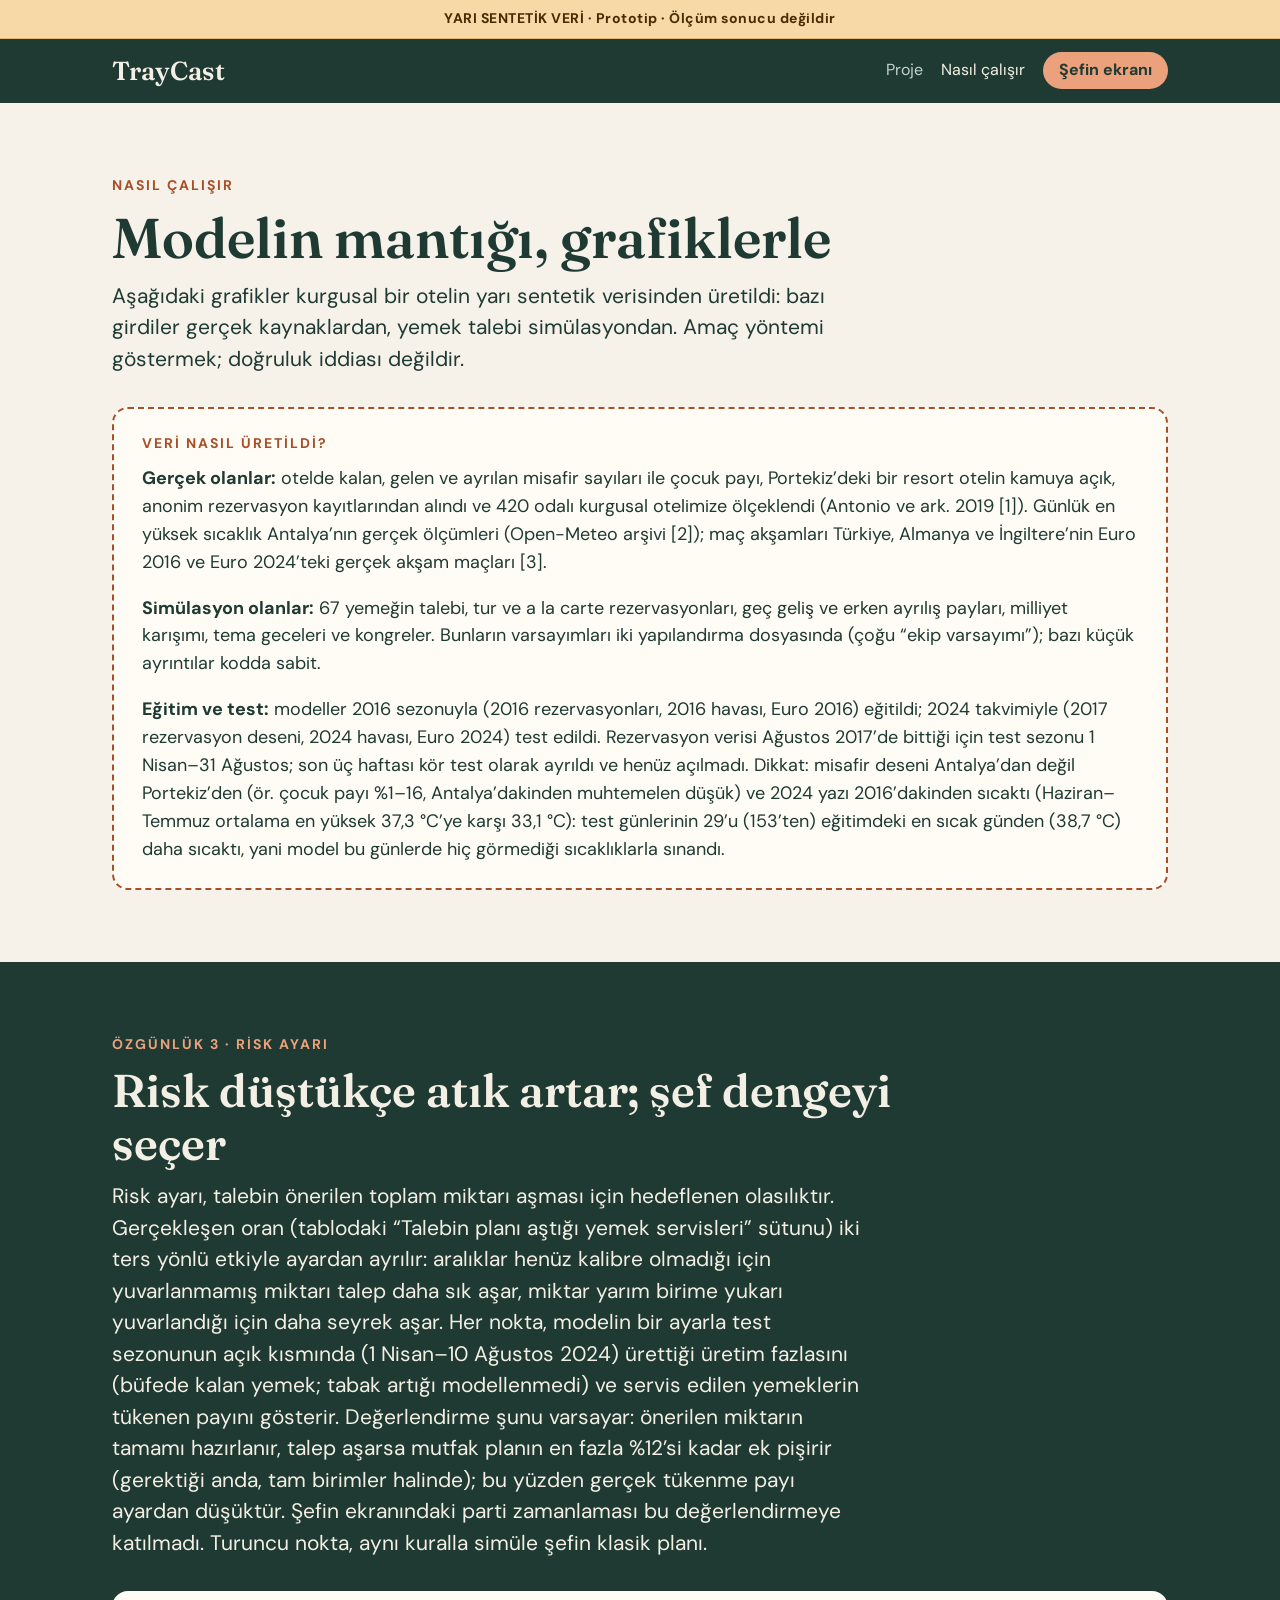
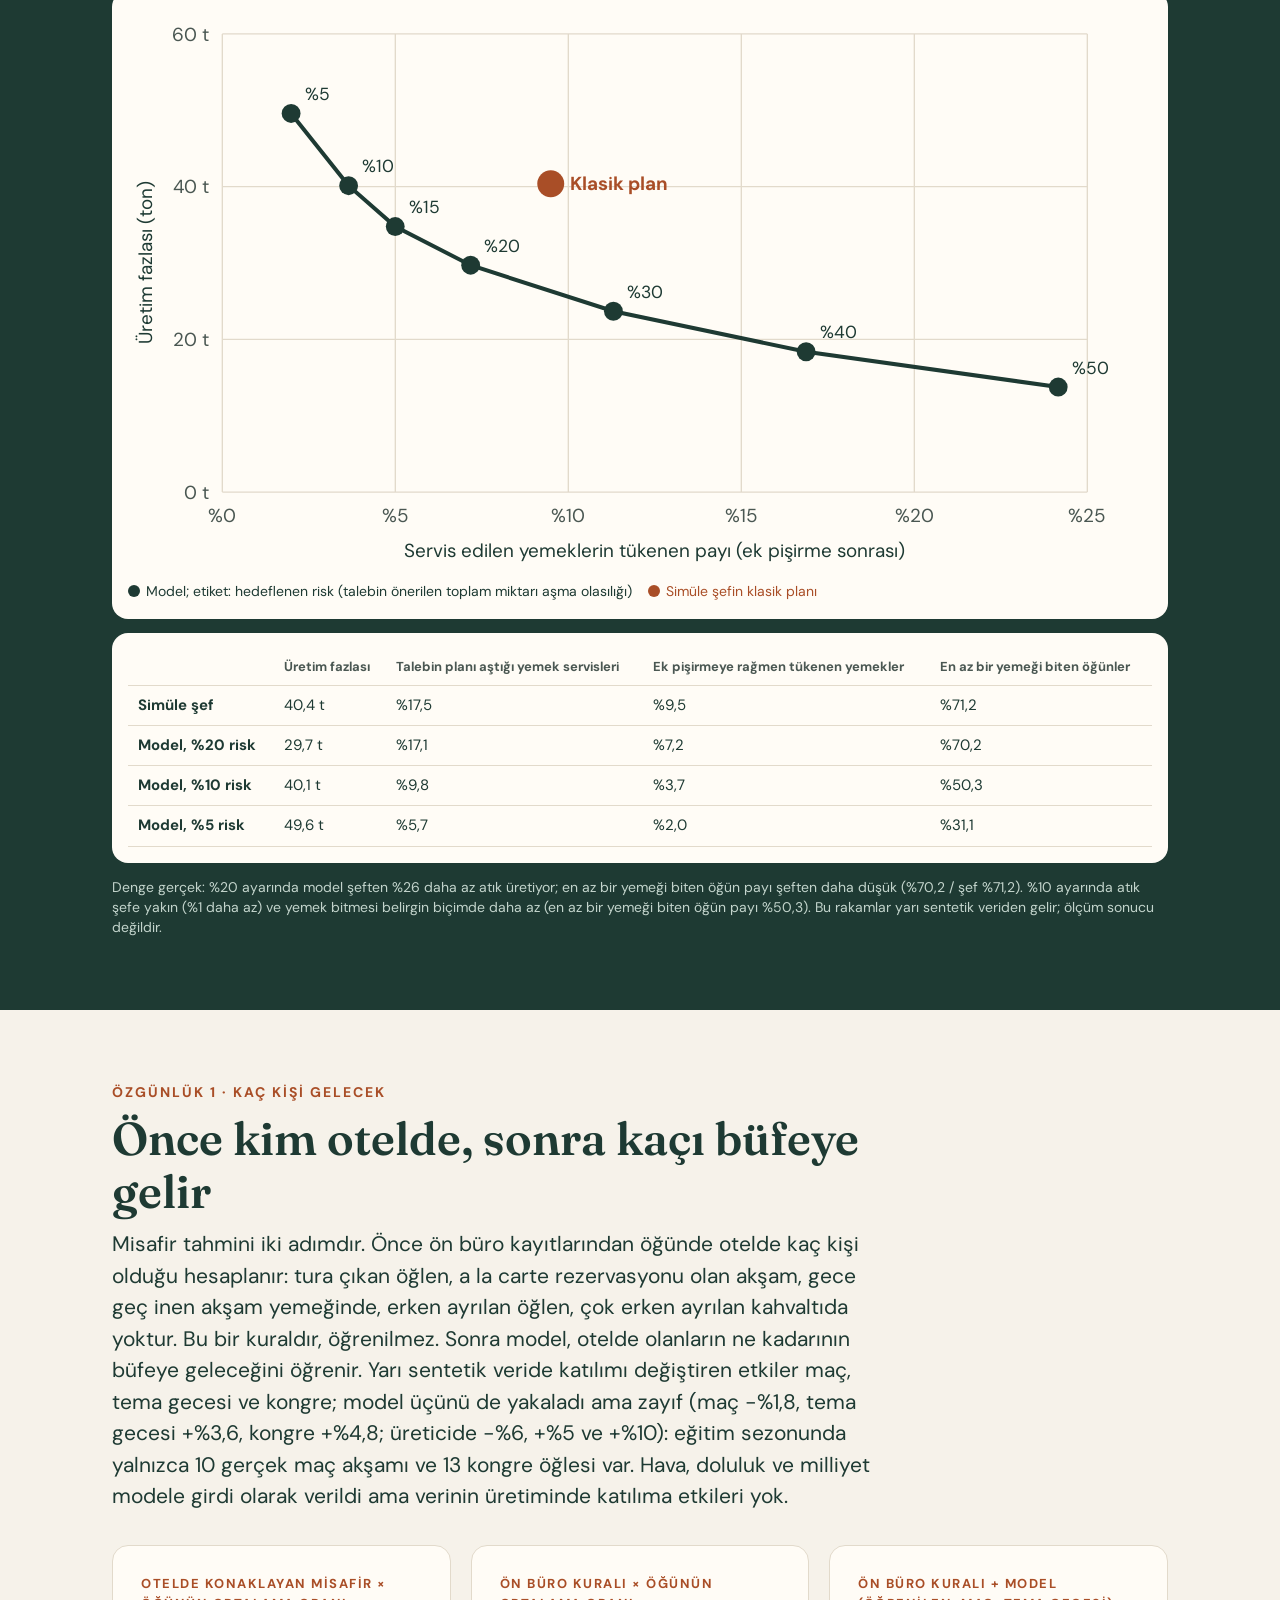
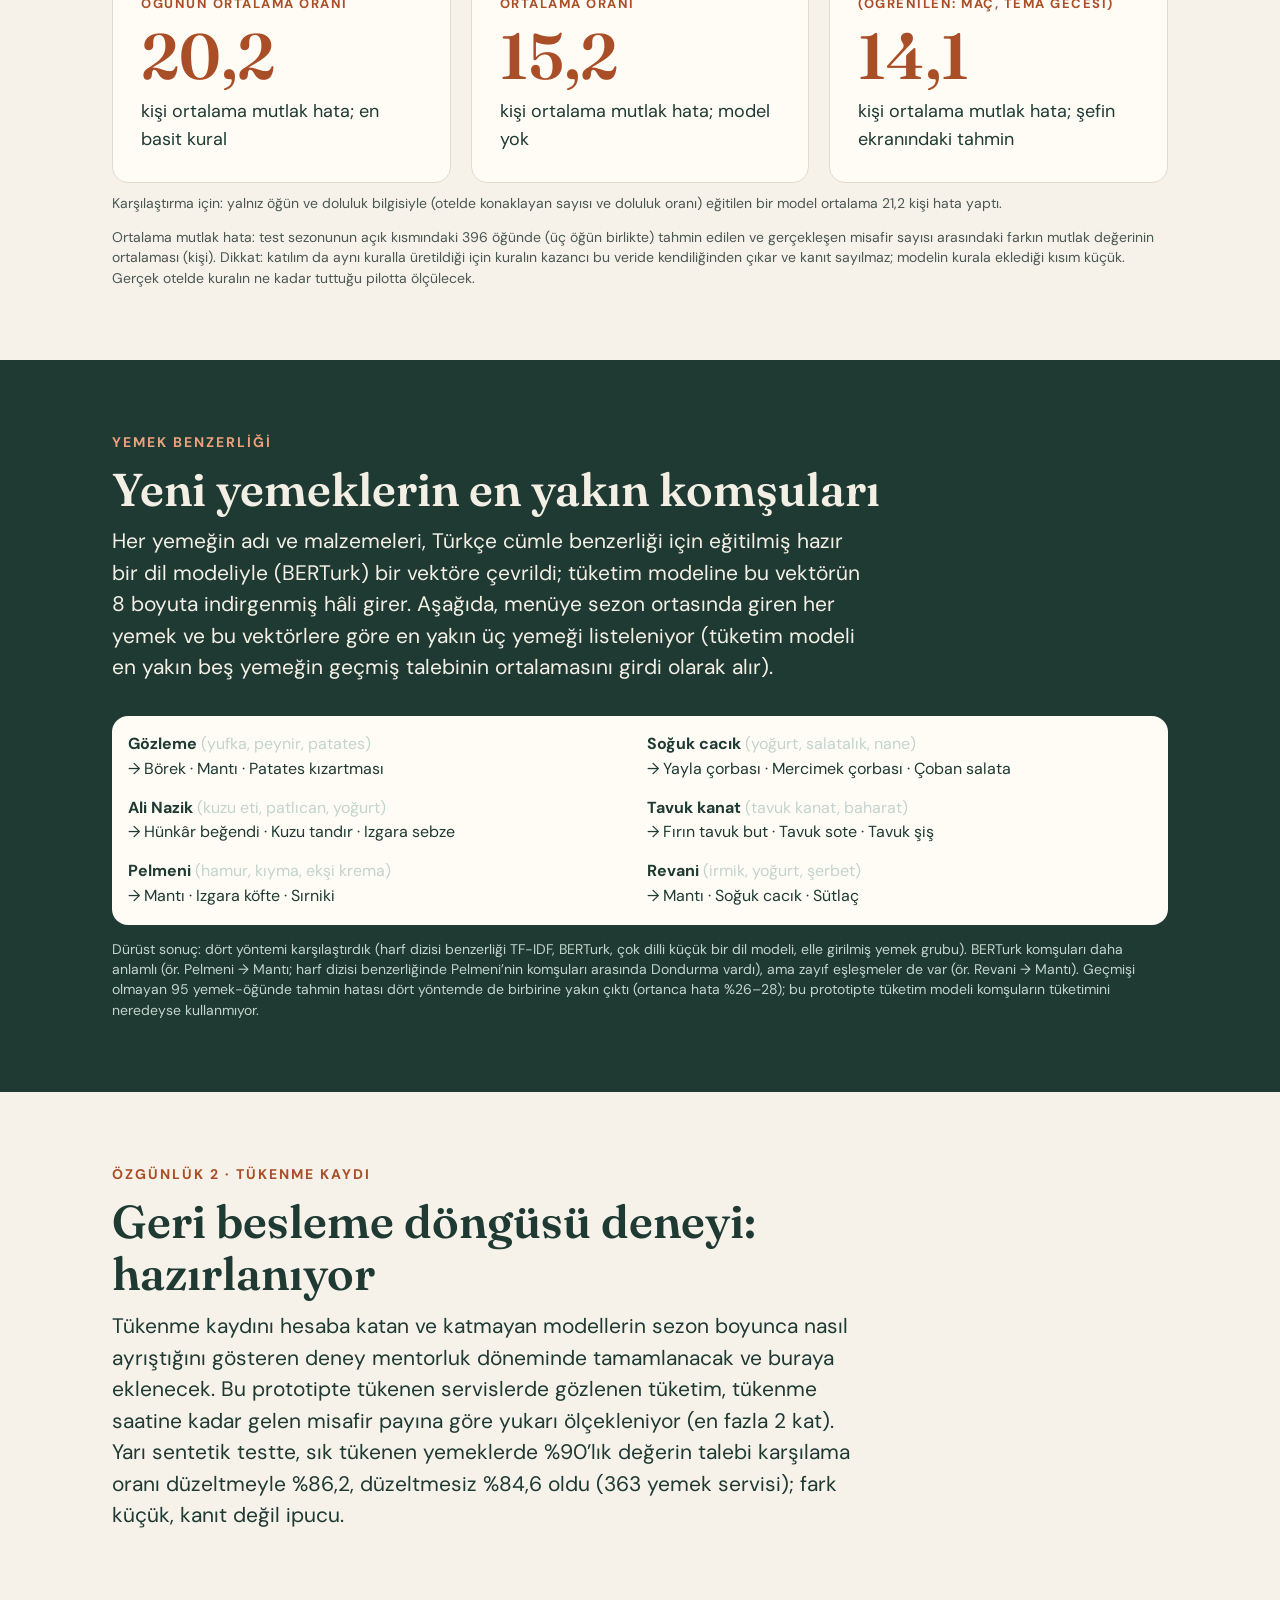
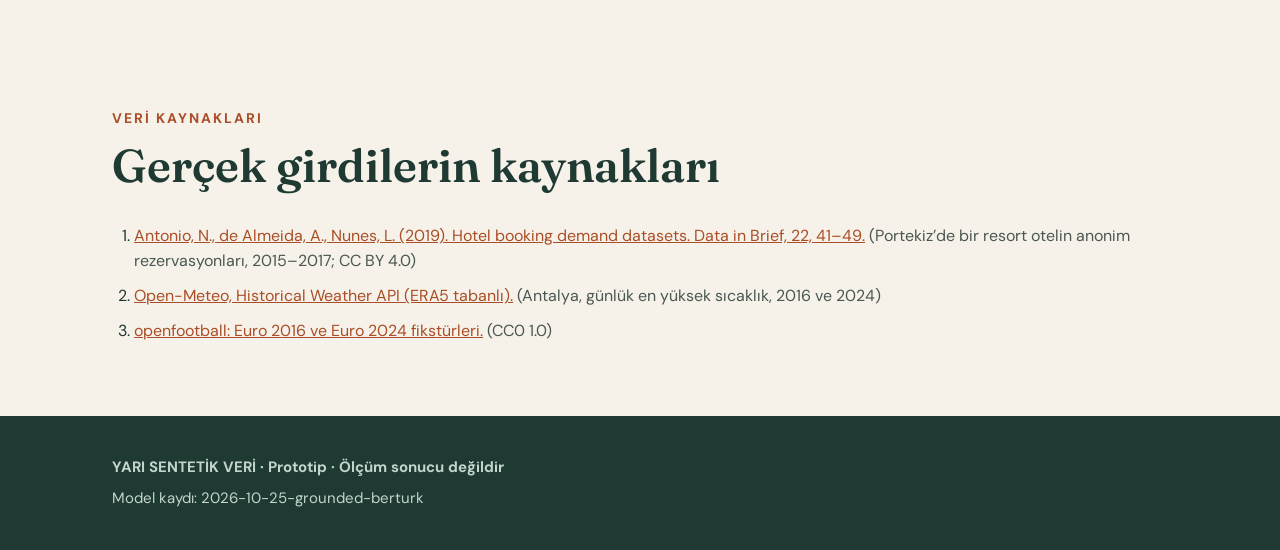
<file: web/nasil.html>
<!doctype html>
<html lang="tr">
<head>
<meta charset="utf-8">
<meta name="viewport" content="width=device-width, initial-scale=1">
<title>TrayCast · Nasıl çalışır</title>
<meta name="description" content="Modelin mantığı: risk ve atık eğrisi, misafir tahmini, yemek benzerlik listesi. Sentetik veri.">
<link rel="preconnect" href="https://fonts.googleapis.com">
<link rel="preconnect" href="https://fonts.gstatic.com" crossorigin>
<link rel="stylesheet" href="https://fonts.googleapis.com/css2?family=DM+Sans:wght@400;500;700&family=Fraunces:wght@500;600&display=swap">
<link rel="stylesheet" href="css/style.css">
<link rel="stylesheet" href="css/charts.css">
<link rel="icon" href="data:image/svg+xml,%3Csvg xmlns='http://www.w3.org/2000/svg' viewBox='0 0 32 32'%3E%3Crect width='32' height='32' rx='8' fill='%231e3a33'/%3E%3Cpath d='M7 20h18M9 20a7 7 0 0 1 14 0' stroke='%23eba27c' stroke-width='2.5' fill='none' stroke-linecap='round'/%3E%3C/svg%3E">
</head>
<body data-page-title="Nasıl çalışır">

<div class="synthetic-banner" role="note">YARI SENTETİK VERİ · Prototip · Ölçüm sonucu değildir</div>

<header class="site-header">
  <div class="wrap">
    <a class="brand" href="./" data-product-name>TrayCast</a>
    <nav class="nav" aria-label="Sayfalar">
      <a href="./">Proje</a>
      <a href="nasil.html" aria-current="page">Nasıl çalışır</a>
      <a href="demo.html" class="nav-cta">Şefin ekranı</a>
    </nav>
  </div>
</header>

<main>
  <section>
    <div class="wrap">
      <div class="section-head">
        <p class="eyebrow">NASIL ÇALIŞIR</p>
        <h1 class="page-title">Modelin mantığı, grafiklerle</h1>
        <p class="lead">Aşağıdaki grafikler kurgusal bir otelin yarı sentetik verisinden üretildi: bazı girdiler gerçek kaynaklardan, yemek talebi simülasyondan. Amaç yöntemi göstermek; doğruluk iddiası değildir.</p>
      </div>
      <div class="prototype-note">
        <p class="eyebrow">VERİ NASIL ÜRETİLDİ?</p>
        <p><b>Gerçek olanlar:</b> otelde kalan, gelen ve ayrılan misafir sayıları ile çocuk payı, Portekiz’deki bir resort otelin kamuya açık, anonim rezervasyon kayıtlarından alındı ve 420 odalı kurgusal otelimize ölçeklendi (Antonio ve ark. 2019 [1]). Günlük en yüksek sıcaklık Antalya’nın gerçek ölçümleri (Open-Meteo arşivi [2]); maç akşamları Türkiye, Almanya ve İngiltere’nin Euro 2016 ve Euro 2024’teki gerçek akşam maçları [3].</p>
        <p style="margin-top:8px"><b>Simülasyon olanlar:</b> 67 yemeğin talebi, tur ve a la carte rezervasyonları, geç geliş ve erken ayrılış payları, milliyet karışımı, tema geceleri ve kongreler. Bunların varsayımları iki yapılandırma dosyasında (çoğu “ekip varsayımı”); bazı küçük ayrıntılar kodda sabit.</p>
        <p style="margin-top:8px"><b>Eğitim ve test:</b> modeller 2016 sezonuyla (2016 rezervasyonları, 2016 havası, Euro 2016) eğitildi; 2024 takvimiyle (2017 rezervasyon deseni, 2024 havası, Euro 2024) test edildi. Rezervasyon verisi Ağustos 2017’de bittiği için test sezonu 1 Nisan–31 Ağustos; son üç haftası kör test olarak ayrıldı ve henüz açılmadı. Dikkat: misafir deseni Antalya’dan değil Portekiz’den (ör. çocuk payı %1–16, Antalya’dakinden muhtemelen düşük) ve 2024 yazı 2016’dakinden sıcaktı (Haziran–Temmuz ortalama en yüksek 37,3 °C’ye karşı 33,1 °C): test günlerinin 29’u (153’ten) eğitimdeki en sıcak günden (38,7 °C) daha sıcaktı, yani model bu günlerde hiç görmediği sıcaklıklarla sınandı.</p>
      </div>
    </div>
  </section>

  <section class="dark">
    <div class="wrap">
      <div class="section-head">
        <p class="eyebrow">ÖZGÜNLÜK 3 · RİSK AYARI</p>
        <h2>Risk düştükçe atık artar; şef dengeyi seçer</h2>
        <p class="lead">Risk ayarı, talebin önerilen toplam miktarı aşması için hedeflenen olasılıktır. Gerçekleşen oran (tablodaki “Talebin planı aştığı yemek servisleri” sütunu) iki ters yönlü etkiyle ayardan ayrılır: aralıklar henüz kalibre olmadığı için yuvarlanmamış miktarı talep daha sık aşar, miktar yarım birime yukarı yuvarlandığı için daha seyrek aşar. Her nokta, modelin bir ayarla test sezonunun açık kısmında (1 Nisan–10 Ağustos 2024) ürettiği üretim fazlasını (büfede kalan yemek; tabak artığı modellenmedi) ve servis edilen yemeklerin tükenen payını gösterir. Değerlendirme şunu varsayar: önerilen miktarın tamamı hazırlanır, talep aşarsa mutfak planın en fazla %12’si kadar ek pişirir (gerektiği anda, tam birimler halinde); bu yüzden gerçek tükenme payı ayardan düşüktür. Şefin ekranındaki parti zamanlaması bu değerlendirmeye katılmadı. Turuncu nokta, aynı kuralla simüle şefin klasik planı.</p>
      </div>
      <div class="chart-card" id="risk-chart" role="img" aria-label="Risk ayarına göre toplam atık ve tükenen yemek payı"></div>
      <div class="chart-card table-card" id="risk-table"></div>
      <p class="note" id="risk-note" style="margin-top:14px"></p>
    </div>
  </section>

  <section>
    <div class="wrap">
      <div class="section-head">
        <p class="eyebrow">ÖZGÜNLÜK 1 · KAÇ KİŞİ GELECEK</p>
        <h2>Önce kim otelde, sonra kaçı büfeye gelir</h2>
        <p class="lead">Misafir tahmini iki adımdır. Önce ön büro kayıtlarından öğünde otelde kaç kişi olduğu hesaplanır: tura çıkan öğlen, a la carte rezervasyonu olan akşam, gece geç inen akşam yemeğinde, erken ayrılan öğlen, çok erken ayrılan kahvaltıda yoktur. Bu bir kuraldır, öğrenilmez. Sonra model, otelde olanların ne kadarının büfeye geleceğini öğrenir. Yarı sentetik veride katılımı değiştiren etkiler maç, tema gecesi ve kongre; model üçünü de yakaladı ama zayıf (maç −%1,8, tema gecesi +%3,6, kongre +%4,8; üreticide −%6, +%5 ve +%10): eğitim sezonunda yalnızca 10 gerçek maç akşamı ve 13 kongre öğlesi var. Hava, doluluk ve milliyet modele girdi olarak verildi ama verinin üretiminde katılıma etkileri yok.</p>
      </div>
      <div class="grid grid-3" id="guest-cards"></div>
      <p class="note" style="margin-top:10px">Karşılaştırma için: yalnız öğün ve doluluk bilgisiyle (otelde konaklayan sayısı ve doluluk oranı) eğitilen bir model ortalama <span id="occ-only"></span> kişi hata yaptı.</p>
      <p class="note" style="margin-top:14px">Ortalama mutlak hata: test sezonunun açık kısmındaki 396 öğünde (üç öğün birlikte) tahmin edilen ve gerçekleşen misafir sayısı arasındaki farkın mutlak değerinin ortalaması (kişi). Dikkat: katılım da aynı kuralla üretildiği için kuralın kazancı bu veride kendiliğinden çıkar ve kanıt sayılmaz; modelin kurala eklediği kısım küçük. Gerçek otelde kuralın ne kadar tuttuğu pilotta ölçülecek.</p>
    </div>
  </section>

  <section class="dark">
    <div class="wrap">
      <div class="section-head">
        <p class="eyebrow">YEMEK BENZERLİĞİ</p>
        <h2>Yeni yemeklerin en yakın komşuları</h2>
        <p class="lead">Her yemeğin adı ve malzemeleri, Türkçe cümle benzerliği için eğitilmiş hazır bir dil modeliyle (BERTurk) bir vektöre çevrildi; tüketim modeline bu vektörün 8 boyuta indirgenmiş hâli girer. Aşağıda, menüye sezon ortasında giren her yemek ve bu vektörlere göre en yakın üç yemeği listeleniyor (tüketim modeli en yakın beş yemeğin geçmiş talebinin ortalamasını girdi olarak alır).</p>
      </div>
      <div class="chart-card" id="map-chart"></div>
      <p class="note" style="margin-top:14px">Dürüst sonuç: dört yöntemi karşılaştırdık (harf dizisi benzerliği TF-IDF, BERTurk, çok dilli küçük bir dil modeli, elle girilmiş yemek grubu). BERTurk komşuları daha anlamlı (ör. Pelmeni → Mantı; harf dizisi benzerliğinde Pelmeni’nin komşuları arasında Dondurma vardı), ama zayıf eşleşmeler de var (ör. Revani → Mantı). Geçmişi olmayan 95 yemek-öğünde tahmin hatası dört yöntemde de birbirine yakın çıktı (ortanca hata %26–28); bu prototipte tüketim modeli komşuların tüketimini neredeyse kullanmıyor.</p>
    </div>
  </section>

  <section>
    <div class="wrap">
      <div class="section-head">
        <p class="eyebrow">ÖZGÜNLÜK 2 · TÜKENME KAYDI</p>
        <h2>Geri besleme döngüsü deneyi: hazırlanıyor</h2>
        <p class="lead">Tükenme kaydını hesaba katan ve katmayan modellerin sezon boyunca nasıl ayrıştığını gösteren deney mentorluk döneminde tamamlanacak ve buraya eklenecek. Bu prototipte tükenen servislerde gözlenen tüketim, tükenme saatine kadar gelen misafir payına göre yukarı ölçekleniyor (en fazla 2 kat). Yarı sentetik testte, sık tükenen yemeklerde %90’lık değerin talebi karşılama oranı düzeltmeyle %86,2, düzeltmesiz %84,6 oldu (363 yemek servisi); fark küçük, kanıt değil ipucu.</p>
      </div>
    </div>
  </section>

  <section class="sources" id="kaynaklar">
    <div class="wrap">
      <div class="section-head">
        <p class="eyebrow">VERİ KAYNAKLARI</p>
        <h2>Gerçek girdilerin kaynakları</h2>
      </div>
      <ol>
        <li><a href="https://doi.org/10.1016/j.dib.2018.11.126" rel="noopener">Antonio, N., de Almeida, A., Nunes, L. (2019). Hotel booking demand datasets. Data in Brief, 22, 41–49.</a> <span>(Portekiz’de bir resort otelin anonim rezervasyonları, 2015–2017; CC BY 4.0)</span></li>
        <li><a href="https://open-meteo.com/en/docs/historical-weather-api" rel="noopener">Open-Meteo, Historical Weather API (ERA5 tabanlı).</a> <span>(Antalya, günlük en yüksek sıcaklık, 2016 ve 2024)</span></li>
        <li><a href="https://github.com/openfootball/euro" rel="noopener">openfootball: Euro 2016 ve Euro 2024 fikstürleri.</a> <span>(CC0 1.0)</span></li>
      </ol>
    </div>
  </section>
</main>

<footer class="site-footer">
  <div class="wrap">
    <p><b>YARI SENTETİK VERİ · Prototip · Ölçüm sonucu değildir</b></p>
    <p>Model kaydı: <span id="record"></span></p>
  </div>
</footer>

<script src="js/site-config.js"></script>
<script src="js/site.js"></script>
<script src="js/nasil.js"></script>
</body>
</html>
</file>
<file: web/css/style.css>
:root {
  --green: #1e3a33;
  --green-2: #27473f;
  --green-line: #3d6157;
  --cream: #f6f2ea;
  --cream-2: #ede6d8;
  --paper: #fffcf6;
  --line: #e2dacb;
  --clay: #a94e27;
  --clay-light: #eba27c;
  --ink: #1e3a33;
  --muted: #4a5752;
  --on-dark: #f4efe5;
  --on-dark-muted: #c3d4cc;
  --warn-bg: #f7d9a8;
  --warn-ink: #4a2a00;

  --serif: "Fraunces", Georgia, serif;
  --sans: "DM Sans", system-ui, -apple-system, "Segoe UI", Arial, sans-serif;
  --radius: 16px;
  --max: 1120px;
}

* { box-sizing: border-box; }

/* Component display rules (e.g. display:flex) must not override the hidden attribute. */
[hidden] { display: none !important; }

html { scroll-behavior: smooth; }

body {
  margin: 0;
  background: var(--cream);
  color: var(--ink);
  font-family: var(--sans);
  font-size: 18px;
  line-height: 1.55;
  -webkit-font-smoothing: antialiased;
}

img, svg { max-width: 100%; }

a { color: var(--clay); }
a:hover { color: var(--green); }

h1, h2, h3 { font-family: var(--serif); font-weight: 600; line-height: 1.15; margin: 0; }
h1 { font-size: clamp(40px, 7vw, 76px); }
h2 { font-size: clamp(30px, 4.4vw, 46px); }
h3 { font-size: 24px; }
p { margin: 0; }

.wrap { max-width: var(--max); margin: 0 auto; padding: 0 16px; }
@media (min-width: 720px) { .wrap { padding: 0 32px; } }

/* Synthetic-data banner: on every page, always visible. */
.synthetic-banner {
  position: sticky;
  top: 0;
  z-index: 50;
  background: var(--warn-bg);
  color: var(--warn-ink);
  text-align: center;
  font-weight: 700;
  font-size: 14px;
  letter-spacing: 0.5px;
  padding: 8px 16px;
  border-bottom: 1px solid #e3b970;
}

.site-header { background: var(--green); color: var(--on-dark); }
.site-header .wrap {
  display: flex;
  align-items: center;
  justify-content: space-between;
  gap: 16px;
  min-height: 64px;
  flex-wrap: wrap;
  padding-top: 8px;
  padding-bottom: 8px;
}
.brand { font-family: var(--serif); font-size: 26px; font-weight: 600; color: var(--on-dark); text-decoration: none; }
.nav { display: flex; gap: 4px 18px; flex-wrap: wrap; font-size: 16px; }
.nav a { color: var(--on-dark-muted); text-decoration: none; padding: 6px 0; }
.nav a:hover, .nav a[aria-current="page"] { color: var(--on-dark); }
.nav a.nav-cta {
  color: var(--green);
  background: var(--clay-light);
  border-radius: 999px;
  padding: 6px 16px;
  font-weight: 700;
}

.eyebrow { font-size: 14px; font-weight: 700; letter-spacing: 2px; color: var(--clay); }
.dark .eyebrow { color: var(--clay-light); }

section { padding: 72px 0; }
.dark { background: var(--green); color: var(--on-dark); }
.dark a { color: var(--clay-light); }
.accent { background: var(--clay); color: var(--on-dark); }
.accent .eyebrow { color: var(--on-dark); }
.section-head { display: flex; flex-direction: column; gap: 10px; margin-bottom: 32px; max-width: 820px; }
.lead { font-size: 21px; line-height: 1.5; max-width: 760px; }
.muted { color: var(--muted); }
.dark .muted { color: var(--on-dark-muted); }
.small { font-size: 15px; line-height: 1.5; }

.hero { padding: 80px 0 72px; }
.hero h1 { margin: 18px 0 20px; }
.hero .tagline { font-size: clamp(20px, 2.6vw, 26px); color: var(--on-dark-muted); margin-top: 18px; }
.hero hr { width: 120px; border: 0; border-top: 4px solid var(--clay-light); margin: 28px 0; }
.hero-problem { max-width: 760px; margin-top: 18px; font-size: 18px; line-height: 1.6; color: var(--on-dark-muted); }
.hero-actions { display: flex; gap: 12px; flex-wrap: wrap; margin-top: 36px; }

.btn {
  display: inline-flex;
  align-items: center;
  justify-content: center;
  min-height: 48px;
  padding: 0 24px;
  border-radius: 999px;
  font-weight: 700;
  text-decoration: none;
  font-size: 17px;
  border: 2px solid transparent;
}
.btn-primary, .dark .btn-primary { background: var(--clay-light); color: var(--green); }
.btn-primary:hover, .dark .btn-primary:hover { background: var(--on-dark); color: var(--green); }
.btn-ghost, .dark .btn-ghost { border-color: var(--on-dark-muted); color: var(--on-dark); }
.btn-ghost:hover { border-color: var(--on-dark); color: var(--on-dark); }

.grid { display: grid; gap: 20px; }
@media (min-width: 720px) {
  .grid-2 { grid-template-columns: repeat(2, 1fr); }
  .grid-3 { grid-template-columns: repeat(3, 1fr); }
  .grid-4 { grid-template-columns: repeat(2, 1fr); }
}
@media (min-width: 1000px) { .grid-4 { grid-template-columns: repeat(4, 1fr); } }

.card {
  background: var(--paper);
  border: 1px solid var(--line);
  border-radius: var(--radius);
  padding: 28px;
  display: flex;
  flex-direction: column;
  gap: 10px;
}
.dark .card { background: var(--green-2); border-color: var(--green-line); }
.card .step { font-size: 13px; font-weight: 700; letter-spacing: 1.5px; color: var(--clay); }
.dark .card .step { color: var(--clay-light); }

.stat { font-family: var(--serif); font-size: clamp(44px, 6vw, 64px); font-weight: 600; line-height: 1; color: var(--clay); }
.dark .stat { color: var(--clay-light); }
.note { font-size: 14px; line-height: 1.45; color: var(--muted); }
.dark .note { color: var(--on-dark-muted); }

.diff-grid { display: grid; gap: 28px; }
@media (min-width: 860px) { .diff-grid { grid-template-columns: repeat(3, 1fr); } }
.diff { border-top: 3px solid var(--on-dark); padding-top: 24px; display: flex; flex-direction: column; gap: 12px; }
.diff .num { font-family: var(--serif); font-size: 64px; line-height: 1; font-weight: 600; }

.flow { display: grid; gap: 14px; }
@media (min-width: 900px) { .flow { grid-template-columns: 1fr auto 1fr auto 1fr; align-items: center; } }
.flow .arrow { text-align: center; font-size: 28px; color: var(--clay); }
@media (max-width: 899px) { .flow .arrow { transform: rotate(90deg); } }
.flow .card.output { background: var(--green); color: var(--on-dark); border-color: var(--green); }
.flow .card.output .step { color: var(--clay-light); }
.flow-inputs { display: grid; gap: 14px; }

.callout {
  background: var(--cream-2);
  border-radius: var(--radius);
  padding: 24px 28px;
  margin-top: 28px;
  display: grid;
  gap: 12px;
}
@media (min-width: 720px) { .callout.two { grid-template-columns: 1fr 1fr; gap: 28px; } }

.formula {
  font-family: var(--serif);
  font-size: 22px;
  background: var(--green);
  color: var(--on-dark);
  border-radius: var(--radius);
  padding: 24px 28px;
}

.prototype-note {
  border: 2px dashed var(--clay);
  border-radius: var(--radius);
  padding: 24px 28px;
  background: var(--paper);
  display: grid;
  gap: 10px;
}

.team-card .name { font-weight: 700; color: var(--clay); }

.sources ol { padding-left: 22px; margin: 0; display: grid; gap: 10px; font-size: 16px; }
.sources li span { color: var(--muted); }

.site-footer { background: var(--green); color: var(--on-dark-muted); padding: 40px 0; font-size: 15px; }
.site-footer .wrap { display: grid; gap: 8px; }

/* Never rely on CSS uppercase for Turkish text; uppercase strings are written as such in the HTML. */
</file>
<file: web/css/demo.css>
/* Chef's screen: readable at a glance, large touch targets. */
.demo { padding: 32px 0 64px; }
.demo-intro { display: grid; gap: 8px; margin-bottom: 24px; }
@media (min-width: 860px) { .demo-intro { grid-template-columns: 1fr 1fr; align-items: end; } }
.demo-title { font-size: clamp(34px, 5vw, 48px); }
.loading { padding: 48px 0; font-size: 20px; color: var(--muted); }

.controls { padding: 0; display: grid; gap: 18px; margin-bottom: 20px; }
/* Grid items default to min-width:auto, which lets the scrolling chip row widen the page. */
.controls > *, .control, .control-row > *, .guest-panel > *, #app > * { min-width: 0; }
#app { overflow-x: clip; }
.control-row { display: grid; gap: 18px; }
@media (min-width: 860px) { .control-row { grid-template-columns: auto 1fr; align-items: start; } }
.control-label { font-size: 13px; font-weight: 700; letter-spacing: 1px; color: var(--muted); margin-bottom: 8px; }

/* Names the competition differentiator a part of the screen demonstrates. */
.ozg-tag {
  display: inline-block; font-size: 12px; font-weight: 700; letter-spacing: 0.5px;
  color: var(--clay); border: 1.5px solid var(--clay); border-radius: 999px;
  padding: 3px 10px; margin-bottom: 10px;
}
.ozg-tag.on-dark { color: var(--clay-light); border-color: var(--clay-light); }
.ozg-strip {
  background: var(--paper); border: 1px dashed var(--clay); border-radius: var(--radius);
  padding: 14px 18px; margin-bottom: 16px;
}
.ozg-strip .ozg-tag { margin-bottom: 6px; }

.chips { display: flex; gap: 8px; overflow-x: auto; padding-bottom: 4px; -webkit-overflow-scrolling: touch; }
.chip {
  min-width: 76px; min-height: 64px; flex: 0 0 auto;
  display: flex; flex-direction: column; align-items: center; justify-content: center; gap: 2px;
  border: 2px solid var(--line); background: var(--paper); color: var(--ink);
  border-radius: 14px; font: inherit; font-size: 15px; cursor: pointer; position: relative;
}
.chip-day { font-weight: 700; }
.chip-flag { font-size: 11px; font-weight: 700; color: var(--clay); }
.chip[aria-checked="true"] { background: var(--green); border-color: var(--green); color: var(--on-dark); }
.chip[aria-checked="true"] .chip-flag { color: var(--clay-light); }

.segmented { display: inline-flex; flex-wrap: wrap; gap: 6px; }
.seg {
  min-height: 52px; min-width: 88px; padding: 0 18px;
  border: 2px solid var(--line); background: var(--paper); color: var(--ink);
  border-radius: 999px; font: inherit; font-size: 17px; font-weight: 700; cursor: pointer;
}
.seg[aria-checked="true"] { background: var(--clay); border-color: var(--clay); color: var(--on-dark); }

.guest-panel {
  padding: 24px; background: var(--green); color: var(--on-dark); border-radius: var(--radius);
  display: grid; gap: 20px; margin-bottom: 16px;
}
@media (min-width: 860px) { .guest-panel { grid-template-columns: 320px 1fr; align-items: center; } }
.guest-panel .control-label { color: var(--on-dark-muted); }
.guest-panel .muted { color: var(--on-dark-muted); }
.guest-number { font-family: var(--serif); font-size: 64px; font-weight: 600; line-height: 1; }
.event-tag { margin-top: 10px; color: var(--clay-light); font-weight: 700; }
.flow-chart svg { width: 100%; height: auto; display: block; }
.flow-chart rect { fill: var(--clay-light); }
.flow-chart text { fill: var(--on-dark-muted); }

.whatif { background: var(--cream-2); border-radius: var(--radius); margin-bottom: 20px; }
.whatif summary { cursor: pointer; padding: 16px 20px; font-weight: 700; min-height: 52px; }
.whatif-body { display: grid; gap: 12px; padding: 0 20px 20px; }
.whatif-group { font-size: 13px; font-weight: 700; letter-spacing: 1px; color: var(--clay); margin-top: 6px; }
.whatif-row { display: grid; gap: 16px; }
@media (min-width: 860px) { .whatif-row { grid-template-columns: repeat(3, 1fr); align-items: end; } }
.whatif-row:empty { display: none; }
.whatif-foot { display: grid; gap: 10px; align-items: center; margin-top: 6px; }
@media (min-width: 860px) { .whatif-foot { grid-template-columns: auto 1fr; } }
.slider .base { font-weight: 400; color: var(--muted); font-size: 14px; }

.guest-breakdown { list-style: none; margin: 14px 0 0; padding: 0; font-size: 15px; color: var(--on-dark-muted); display: grid; gap: 2px; }
.guest-breakdown .total { color: var(--on-dark); font-weight: 700; border-top: 1px solid var(--green-line); padding-top: 4px; margin-top: 2px; }
.guest-drivers { margin-top: 10px; font-size: 15px; color: var(--clay-light); }
.guest-drivers:empty { display: none; }
.slider { display: grid; gap: 6px; }
.slider input[type="range"] { width: 100%; height: 36px; accent-color: var(--clay); }
.toggle { display: flex; align-items: center; gap: 10px; min-height: 48px; font-weight: 700; cursor: pointer; }
.toggle input { width: 26px; height: 26px; accent-color: var(--clay); }
.btn-small {
  min-height: 48px; padding: 0 20px; border-radius: 999px; border: 2px solid var(--green);
  background: transparent; color: var(--green); font: inherit; font-weight: 700; cursor: pointer;
}

.tabs { display: flex; gap: 6px; border-bottom: 2px solid var(--line); margin-bottom: 20px; overflow-x: auto; }
.tab {
  min-height: 52px; padding: 0 18px; border: 0; background: transparent; font: inherit; font-size: 17px;
  font-weight: 700; color: var(--muted); cursor: pointer; border-bottom: 4px solid transparent; margin-bottom: -2px;
  flex: 0 0 auto;
}
.tab[aria-selected="true"] { color: var(--green); border-bottom-color: var(--clay); }

section[role="tabpanel"] { padding: 0; }

.dish-grid { display: grid; gap: 14px; }
@media (min-width: 640px) { .dish-grid { grid-template-columns: repeat(2, 1fr); } }
@media (min-width: 1040px) { .dish-grid { grid-template-columns: repeat(3, 1fr); } }
.dish {
  background: var(--paper); border: 2px solid var(--line); border-radius: var(--radius);
  padding: 18px 18px 14px; display: flex; flex-direction: column; gap: 6px;
}
.dish.is-approved { border-color: #5b8a6f; }
.dish.is-adjusted { border-color: var(--clay-light); }
.dish.is-soldout { border-color: var(--clay); background: #fbefe7; }
.dish-group { font-size: 13px; font-weight: 700; letter-spacing: 1px; color: var(--clay); display: flex; gap: 8px; align-items: center; }
.badge { background: var(--clay); color: var(--on-dark); border-radius: 6px; padding: 1px 6px; font-size: 11px; }
.dish-name { font-family: var(--sans); font-size: 21px; font-weight: 700; }
.dish-qty { font-size: 20px; }
.dish-qty b { font-family: var(--serif); font-size: 46px; line-height: 1; }
.dish-kg { font-size: 15px; }
.dish-refill { font-weight: 700; font-size: 16px; color: var(--green); }
.dish-reason { font-size: 15px; color: var(--muted); line-height: 1.45; }
.dish-chef { margin-top: 2px; }
.dish-actions { display: flex; gap: 8px; margin-top: 8px; flex-wrap: wrap; }
.act {
  min-height: 48px; min-width: 48px; padding: 0 14px; border-radius: 12px; border: 2px solid var(--line);
  background: var(--cream); color: var(--ink); font: inherit; font-size: 16px; font-weight: 700; cursor: pointer;
}
.act-ok[aria-pressed="true"] { background: #5b8a6f; border-color: #5b8a6f; color: #fff; }
.act-out { border-color: var(--clay); color: var(--clay); }
.act-out[aria-pressed="true"] { background: var(--clay); color: #fff; }
.stepper { display: flex; align-items: center; gap: 4px; }
.stepper .act { font-size: 22px; padding: 0; }
.stepper-val { min-width: 40px; text-align: center; font-weight: 700; }
.dish-status { font-size: 14px; color: var(--clay); min-height: 0; }
.dish-status:empty { display: none; }

.live-head { margin-bottom: 18px; }
.slider.wide b { font-size: 20px; }
.live-cols { display: grid; gap: 20px; }
@media (min-width: 860px) { .live-cols { grid-template-columns: 1fr 1fr; } }
.live-title { font-family: var(--sans); font-size: 18px; margin-bottom: 10px; }
.live-list { list-style: none; margin: 0; padding: 0; display: grid; gap: 8px; }
.live-item {
  display: flex; align-items: center; gap: 12px; background: var(--paper); border: 2px solid var(--line);
  border-radius: 12px; padding: 10px 14px; min-height: 60px; font-size: 18px;
}
#refill-now .live-item { border-color: var(--clay); }
.live-item .act { margin-left: auto; }
.live-qty { font-family: var(--serif); font-size: 26px; font-weight: 600; color: var(--clay); min-width: 96px; }
.live-time { font-weight: 700; min-width: 56px; }
.live-empty { color: var(--muted); padding: 10px 0; }
.live-sold { color: var(--clay); font-weight: 700; padding-top: 6px; }

.report-head { margin-bottom: 14px; }
.report-tradeoff { font-weight: 700; margin-bottom: 10px; }
.month-table { overflow-x: auto; margin: 4px 0 14px; }
.month-table table { width: 100%; min-width: 520px; border-collapse: collapse; font-size: 15px; background: var(--paper); border-radius: 12px; }
.month-table th, .month-table td { text-align: left; padding: 7px 10px; border-bottom: 1px solid var(--line); }
.month-table thead th { font-size: 13px; color: var(--muted); }
.risk-note { margin-top: 8px; }
.risk-slider { max-width: 560px; }
.risk-head { font-size: 17px; margin-bottom: 4px; }
.risk-head b { font-family: var(--serif); font-size: 30px; color: var(--clay); margin-right: 6px; }
.risk-track { position: relative; padding-top: 26px; }
/* Custom track and a large 30 px thumb for kitchen tablets. */
.risk-track input[type="range"] { -webkit-appearance: none; appearance: none; width: 100%; height: 44px; background: transparent; cursor: pointer; }
.risk-track input[type="range"]::-webkit-slider-runnable-track { height: 8px; border-radius: 4px; background: var(--line); }
.risk-track input[type="range"]::-moz-range-track { height: 8px; border-radius: 4px; background: var(--line); }
.risk-track input[type="range"]::-webkit-slider-thumb { -webkit-appearance: none; width: 30px; height: 30px; margin-top: -11px; border-radius: 50%; background: var(--clay); border: 3px solid var(--paper); box-shadow: 0 1px 4px rgba(0,0,0,.3); }
.risk-track input[type="range"]::-moz-range-thumb { width: 30px; height: 30px; border-radius: 50%; background: var(--clay); border: 3px solid var(--paper); box-shadow: 0 1px 4px rgba(0,0,0,.3); }
.risk-track input[type="range"]:focus-visible { outline: 3px solid var(--clay-light); outline-offset: 4px; border-radius: 8px; }
.chef-marker { position: absolute; top: 0; transform: translateX(-50%); display: flex; flex-direction: column; align-items: center; pointer-events: none; }
.chef-marker span { font-size: 12px; font-weight: 700; color: var(--green); background: var(--cream-2); border-radius: 6px; padding: 1px 6px; white-space: nowrap; }
.chef-marker::after { content: ""; width: 2px; height: 30px; background: var(--green); }
.risk-scale { display: flex; justify-content: space-between; font-size: 12px; color: var(--muted); }
.plan-note { margin: -4px 0 14px; }
.report-tiles { display: grid; gap: 14px; margin-bottom: 14px; }
@media (min-width: 720px) { .report-tiles { grid-template-columns: repeat(2, 1fr); } }
@media (min-width: 1040px) { .report-tiles { grid-template-columns: repeat(4, 1fr); } }
.report-tile { background: var(--paper); border: 1px solid var(--line); border-radius: var(--radius); padding: 20px; }
.report-value { font-family: var(--serif); font-size: 40px; font-weight: 600; color: var(--clay); line-height: 1.1; }

.demo-foot { margin-top: 28px; }
</file>
<file: web/css/charts.css>
.page-title { font-size: clamp(36px, 5.5vw, 56px); }
.chart-card { background: var(--paper); border-radius: var(--radius); padding: 16px; color: var(--ink); }
.chart-card svg { width: 100%; height: auto; display: block; }
.chart-card text { font-family: var(--sans); }
.legend { display: flex; flex-wrap: wrap; gap: 16px; font-size: 14px; margin-top: 8px; color: var(--muted); }
.legend span::before { content: ""; display: inline-block; width: 12px; height: 12px; border-radius: 50%; margin-right: 6px; vertical-align: -1px; background: currentColor; }
.legend .lg-model { color: var(--green); }
.legend .lg-chef { color: var(--clay); }
.legend .lg-new { color: var(--clay); }
.legend .lg-dish { color: var(--green); }
.legend span { color: var(--ink); }
.table-card { margin-top: 14px; overflow-x: auto; }
.data-table { width: 100%; border-collapse: collapse; font-size: 15px; min-width: 560px; }
.data-table th, .data-table td { text-align: left; padding: 8px 10px; border-bottom: 1px solid var(--line); vertical-align: top; }
.data-table thead th { font-size: 13px; color: var(--muted); font-weight: 700; }
.data-table tbody th { font-weight: 700; }
.neighbour-list { list-style: none; margin: 0; padding: 0; display: grid; gap: 14px; font-size: 16px; }
@media (min-width: 720px) { .neighbour-list { grid-template-columns: 1fr 1fr; } }
.legend .lg-model::before { background: var(--green); }
.legend .lg-chef::before, .legend .lg-new::before { background: var(--clay); }
.legend .lg-dish::before { background: #7a9a8c; }
</file>
